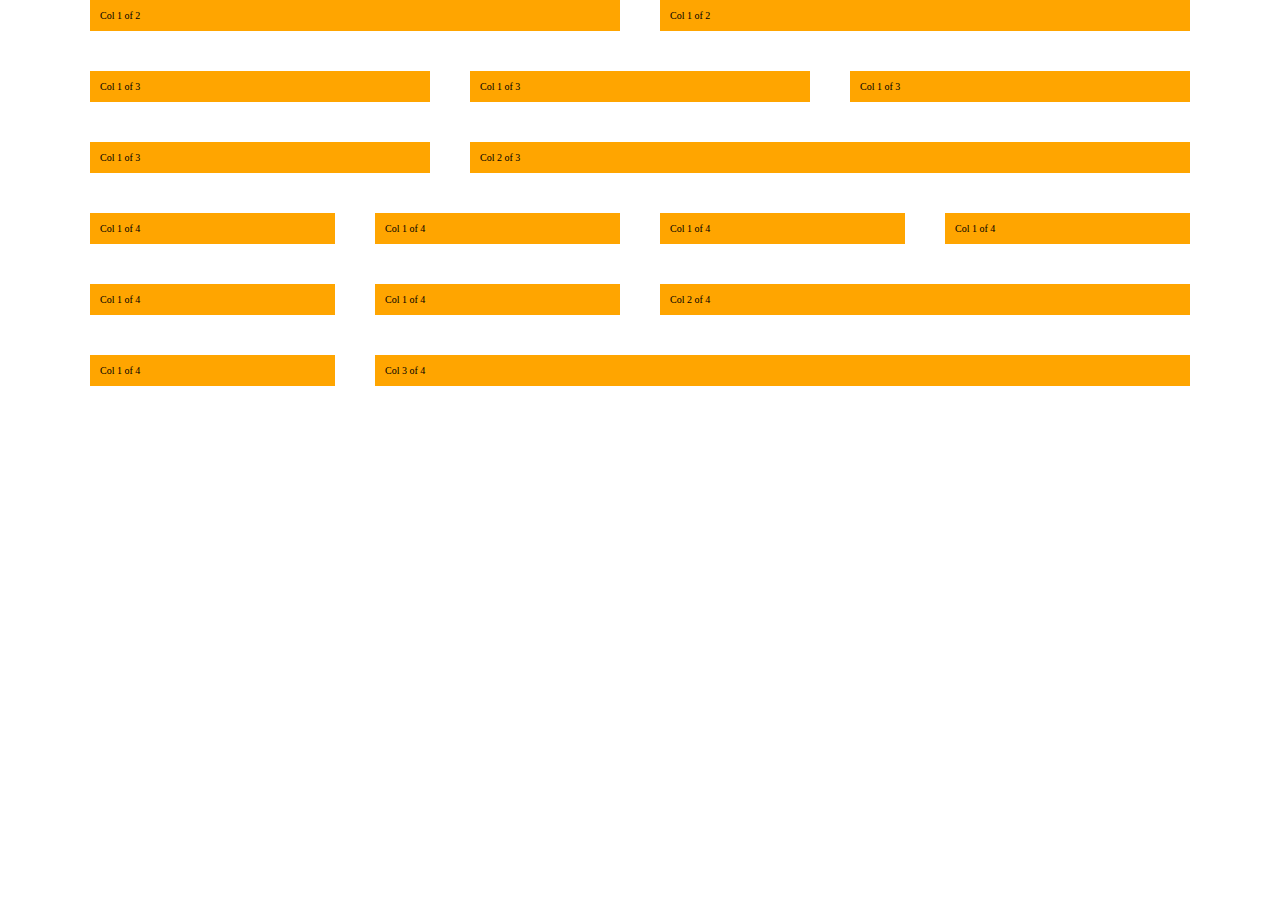
<file: CSS Grid Framework/index.html>
<!DOCTYPE html>
<html lang="en">
<head>
    <meta charset="UTF-8">
    <meta http-equiv="X-UA-Compatible" content="IE=edge">
    <meta name="viewport" content="width=device-width, initial-scale=1.0">
    <link rel="stylesheet" href="css/style.css">
    <title>Document</title>
</head>
<body>
    <section class="grid-test">
        <div class="row">
            <div class="col-1-of-2">
                Col 1 of 2
            </div>
            <div class="col-1-of-2">
                Col 1 of 2
            </div>
        </div>
        <div class="row">
            <div class="col-1-of-3">
                Col 1 of 3
            </div>
            <div class="col-1-of-3">
                Col 1 of 3
            </div>
            <div class="col-1-of-3">
                Col 1 of 3
            </div>
        </div>
        <div class="row">
            <div class="col-1-of-3">
                Col 1 of 3
            </div>
            <div class="col-2-of-3">
                Col 2 of 3
            </div>
        </div>
        <div class="row">
            <div class="col-1-of-4">
                Col 1 of 4
            </div>
            <div class="col-1-of-4">
                Col 1 of 4
            </div>
            <div class="col-1-of-4">
                Col 1 of 4
            </div>
            <div class="col-1-of-4">
                Col 1 of 4
            </div>
        </div>
        <div class="row">
            <div class="col-1-of-4">
                Col 1 of 4
            </div>
            <div class="col-1-of-4">
                Col 1 of 4
            </div>
            <div class="col-2-of-4">
                Col 2 of 4
            </div>
        </div>
        <div class="row">
            <div class="col-1-of-4">
                Col 1 of 4
            </div>
            <div class="col-3-of-4">
                Col 3 of 4
            </div>
        </div>
     </section>
</body>
</html>
</file>
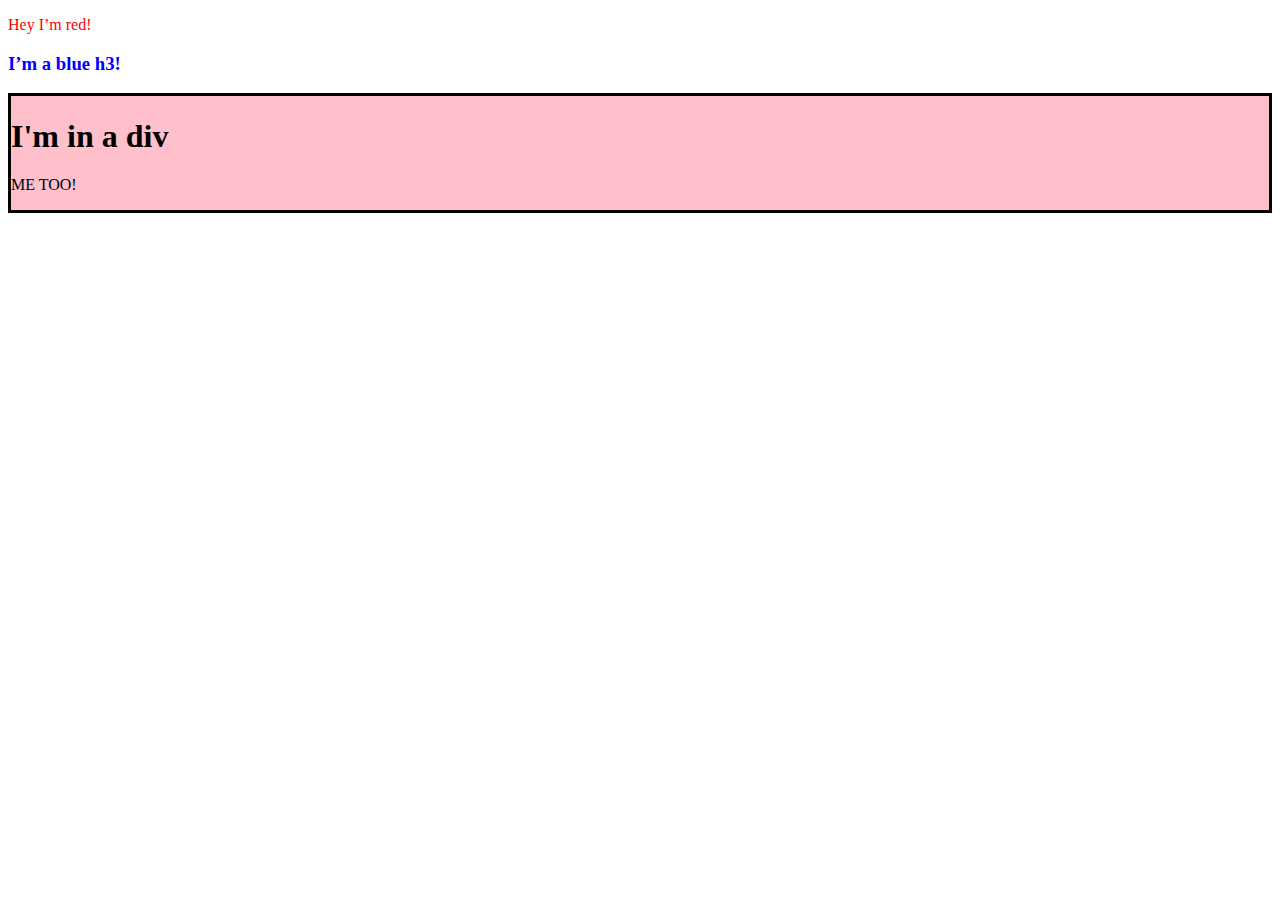
<file: DOM Manipulation/index.html>
<!DOCTYPE html>
<html lang="en">

<head>
    <meta charset="UTF-8">
    <meta http-equiv="X-UA-Compatible" content="IE=edge">
    <meta name="viewport" content="width=device-width, initial-scale=1.0">
    <title>Document</title>
</head>

<body>
    <script>
        const p = document.createElement("p");
        p.style.cssText = "color:red";
        p.textContent = "Hey I’m red!";
        document.querySelector("body").appendChild(p);

        const h3 = document.createElement("h3");
        h3.style.cssText = "color:blue";
        h3.textContent = "I’m a blue h3!";
        document.querySelector("body").appendChild(h3);

        const div = document.createElement("div");
        div.setAttribute("style", "border:solid black; background:pink");

        const h1 = document.createElement("h1");
        h1.textContent = "I'm in a div";
        const p2 = document.createElement("p");
        p2.textContent = "ME TOO!";
        div.appendChild(h1);
        div.appendChild(p2);
        document.querySelector("body").appendChild(div);
    </script>
</body>

</html>
</file>
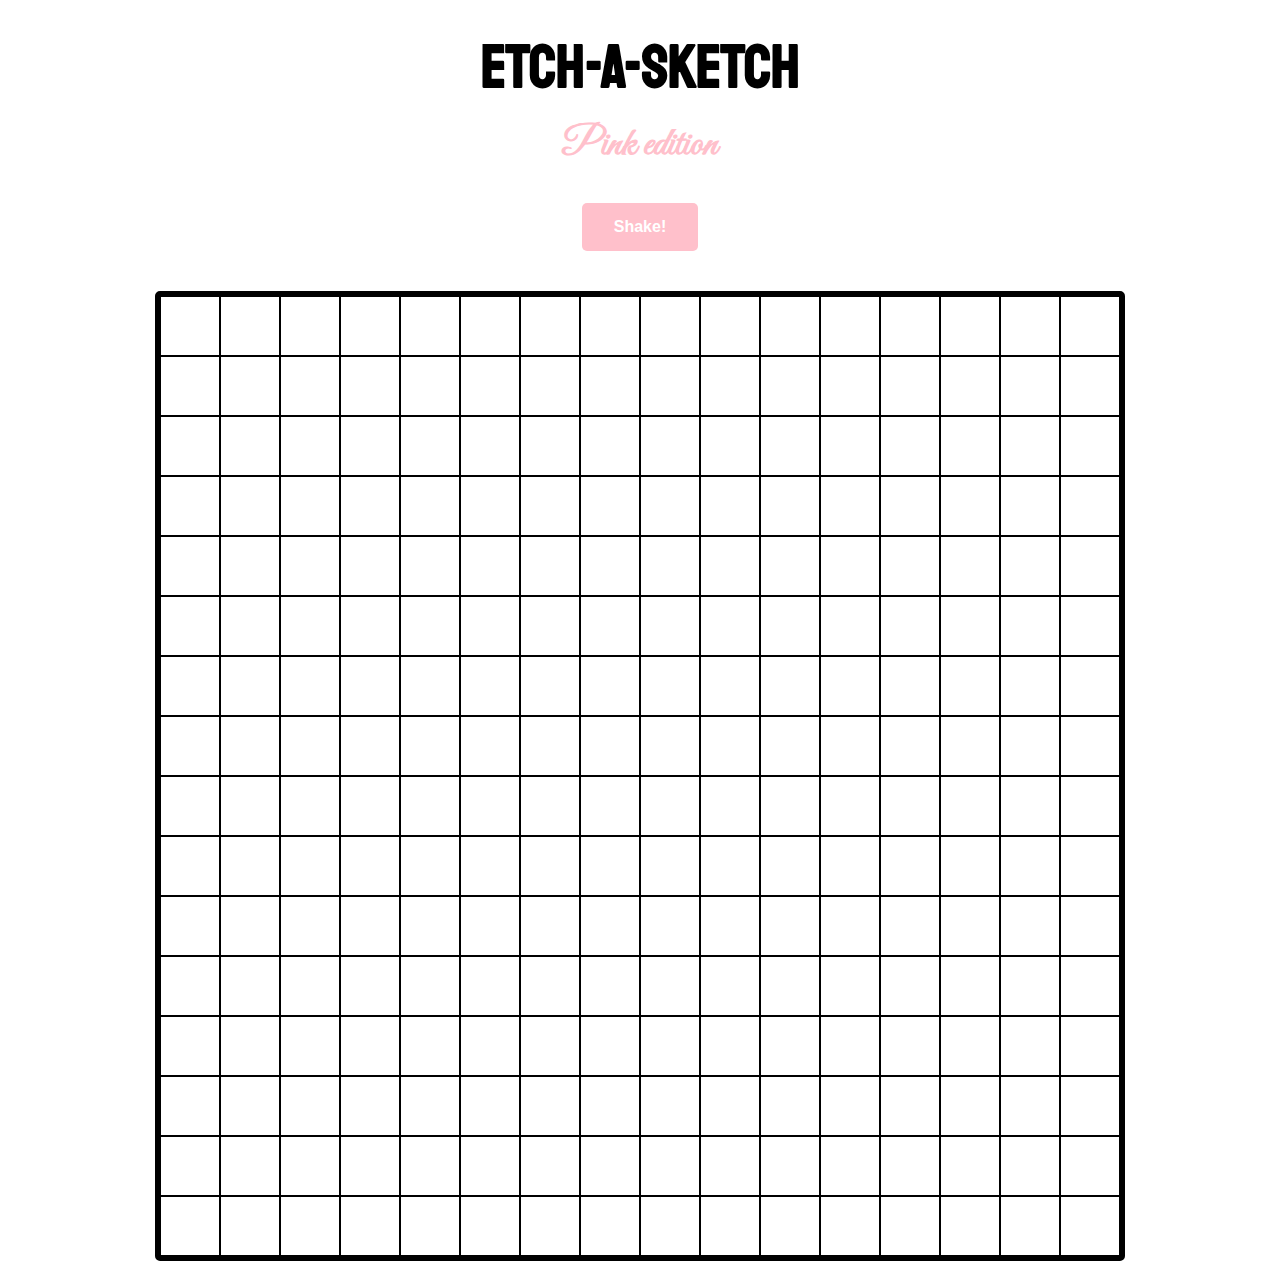
<file: Etch-a-Sketch/index.html>
<!DOCTYPE html>
<html lang="en">

<head>
    <meta charset="UTF-8">
    <meta http-equiv="X-UA-Compatible" content="IE=edge">
    <meta name="viewport" content="width=device-width, initial-scale=1.0">
    <title>Etch a Sketch</title>
    <link rel="stylesheet" href="style.css">
</head>

<body>
    <h1> ETCH-A-SKETCH</h1>
    <h2> Pink edition </h2>
    <button><b>Shake!</b></button>
    <div class="container"></div>

    <script>
        let grid = document.querySelector(".container");

        function createGrid() {
            for (let i = 0; i < 256; i++) {
                let div = document.createElement("div");
                div.classList.add("square");
                grid.appendChild(div);
            }
        }

        function makeNewGrid() {
            let userInput = Number(prompt("Type a value for grid size!"));
            grid.innerHTML = "";
            grid.style.setProperty(
                "grid-template-columns",
                `repeat(${userInput}, 2fr)`
            );
            grid.style.setProperty(
                "grid-template-rows",
                `repeat(${userInput}, 2fr)`
            );
            for (let i = 0; i < userInput * userInput; i++) {
                const div = document.createElement("div");
                div.classList.add("square");
                grid.appendChild(div);
            }
            console.log(userInput);
        };

        document.querySelector("div").addEventListener("mouseover", function (event) {
            event.target.classList.replace("square", "color");
        });

        let button = document.querySelector("button")

        button.addEventListener("click", makeNewGrid)

        createGrid();
    </script>
</body>

</html>
</file>
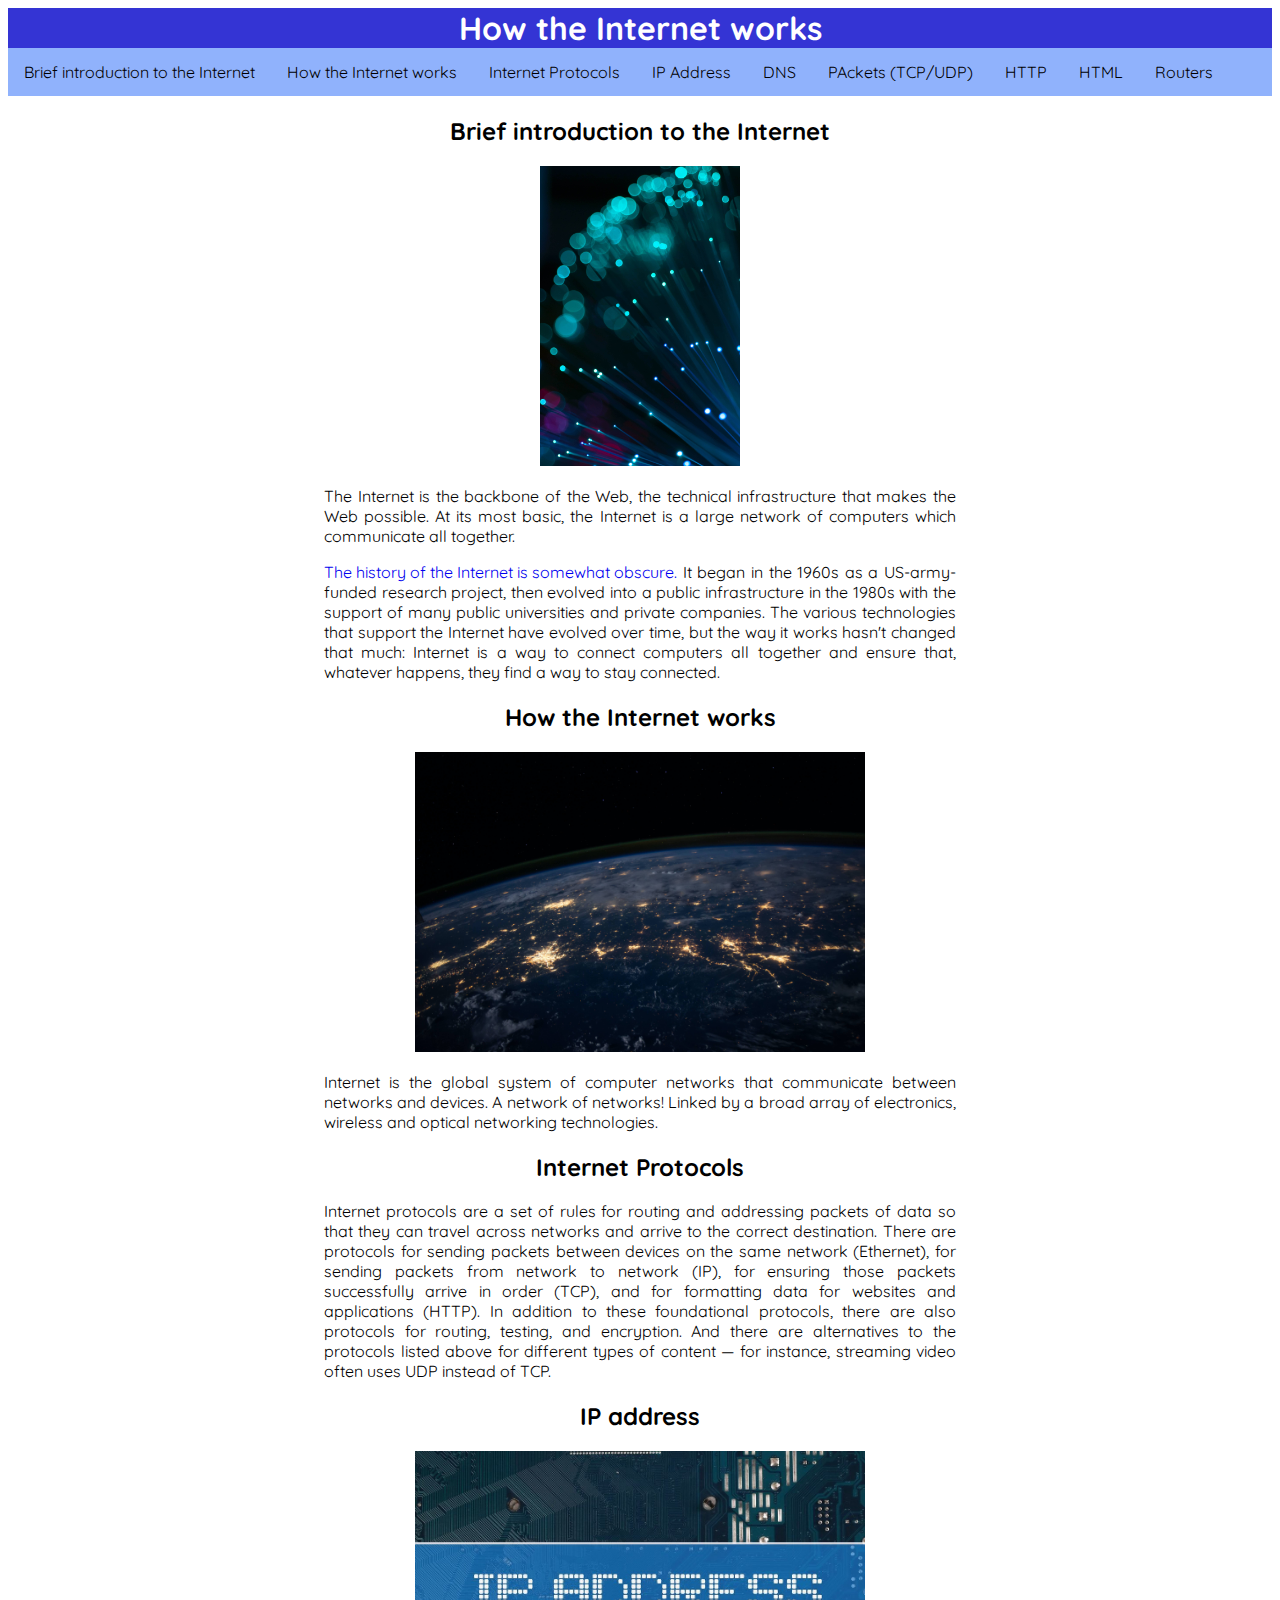
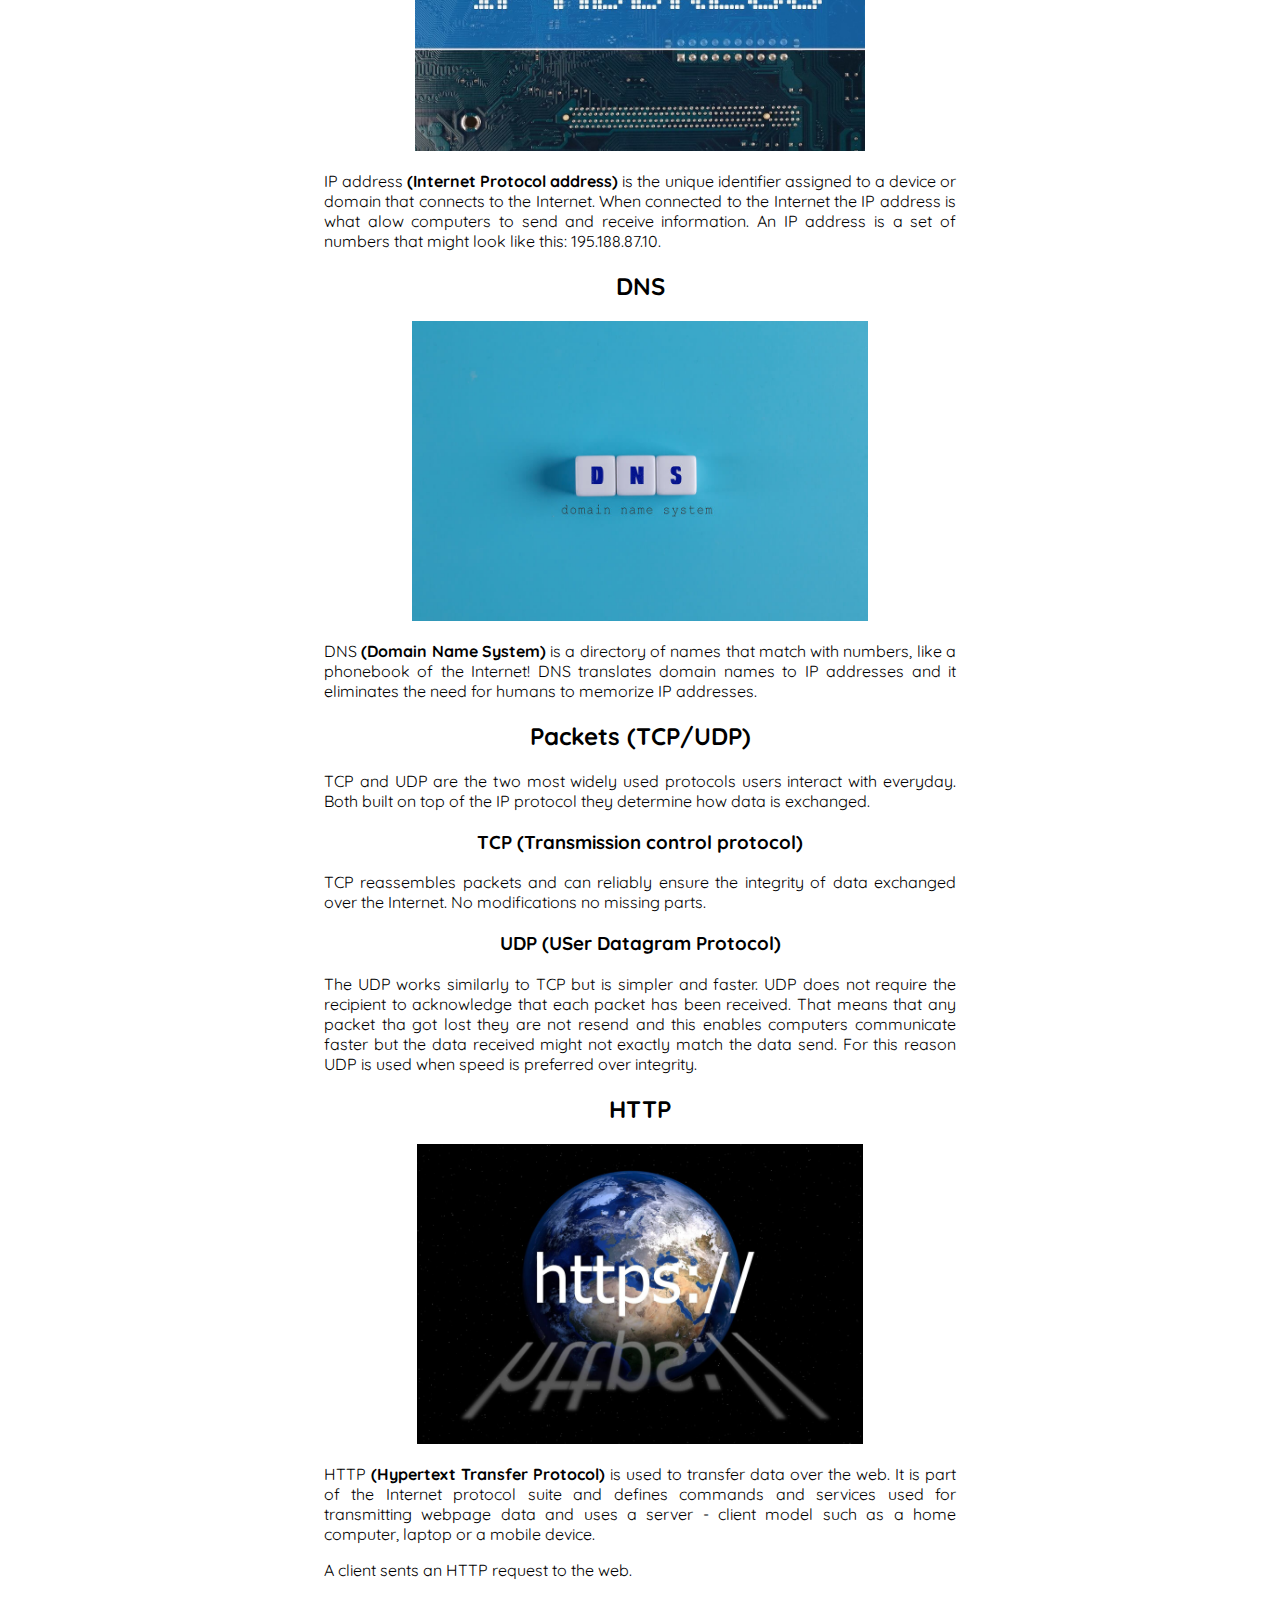
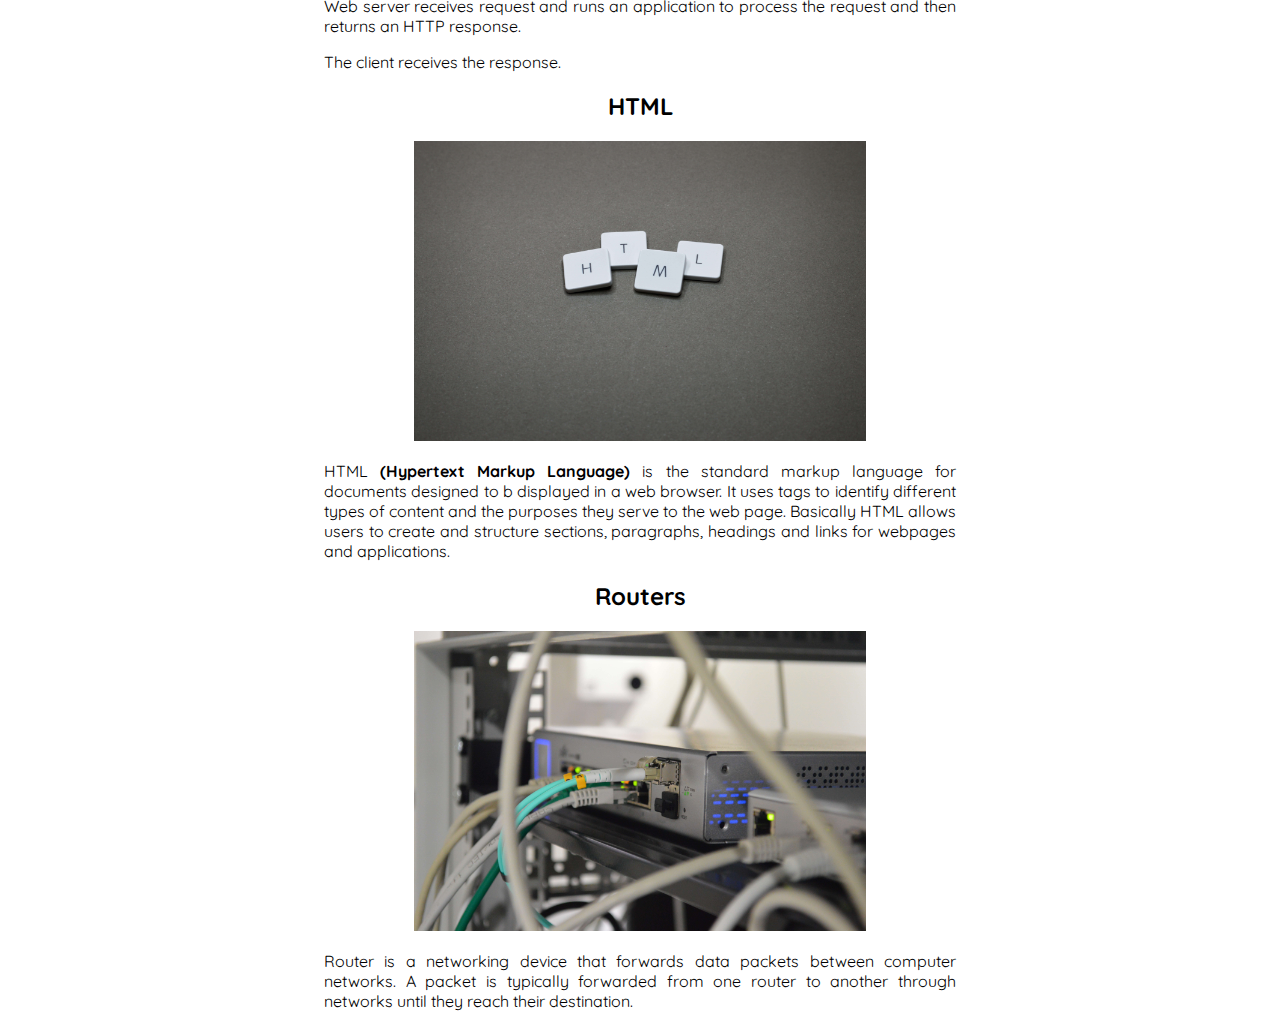
<file: The Front End/How does the Web work/index.html>
<!DOCTYPE html>
<html lang="en">

<head>
    <meta charset="UTF-8">
    <meta http-equiv="X-UA-Compatible" content="IE=edge">
    <meta name="viewport" content="width=device-width, initial-scale=1.0">
    <meta name="Description" content="How the Internet works.">
    <title>How the Internet works</title>
    <link rel="stylesheet" href="style.css">
    <link rel="preconnect" href="https://fonts.gstatic.com">
    <link href="https://fonts.googleapis.com/css2?family=Quicksand&display=swap" rel="stylesheet">
</head>

<body>
    <h1>How the Internet works</h1>

    <ul>
        <li><a href="#brief-introduction">Brief introduction to the Internet</a></li>
        <li><a href="#how-the-internet-works">How the Internet works</a></li>
        <li><a href="#internet-protocols">Internet Protocols</a></li>
        <li><a href="#IP">IP Address</a></li>
        <li><a href="#DNS">DNS</a></li>
        <li><a href="#packets">PAckets (TCP/UDP)</a></li>
        <li><a href="#HTTP">HTTP</a></li>
        <li><a href="#HTML">HTML</a></li>
        <li><a href="#routers">Routers</a></li>
      </ul>

    <!-- Brief Introduction to the Internet -->
    <section id="brief-introduction">
        <h2>Brief introduction to the Internet</h2>
        <img src="assets/umberto-FewHpO4VC9Y-unsplash.jpg" alt="Internet image">
        <p>
            The Internet is the backbone of the Web, the technical infrastructure that makes the Web possible. At its
            most basic, the Internet is a large network of computers which communicate all together.
        </p>
        <p>
            <a href="https://en.wikipedia.org/wiki/Internet#History">The history of the Internet is somewhat obscure.</a> It began in the 1960s as a US-army-funded research project,
            then evolved into a public infrastructure in the 1980s with the support of many public universities and
            private companies. The various technologies that support the Internet have evolved over time, but the way it
            works hasn't changed that much: Internet is a way to connect computers all together and ensure that,
            whatever happens, they find a way to stay connected.
        </p>
    </section>

    <!-- How the Internet works -->
    <section id="how-the-internet-works">
        <h2>How the Internet works</h2>
        <img src="/The Front End/How does the Web work/assets/nasa-Q1p7bh3SHj8-unsplash.jpg" alt="the earth from above">
        <p>
            Internet is the global system of computer networks that communicate between networks and devices. A network of networks! Linked by a broad array of electronics, wireless and optical networking technologies.
        </p>     
    </section>

    <!-- Internet Protocols -->
    <section id="internet-protocols">
        <h2>Internet Protocols</h2>
        <p>
            Internet protocols are a set of rules for routing and addressing packets of data so that they can travel across networks and arrive to the correct destination. There are protocols for sending packets between devices on the same network (Ethernet), for sending packets from network to network (IP), for ensuring those packets successfully arrive in order (TCP), and for formatting data for websites and applications (HTTP). In addition to these foundational protocols, there are also protocols for routing, testing, and encryption. And there are alternatives to the protocols listed above for different types of content — for instance, streaming video often uses UDP instead of TCP.
        </p>
    </section>

    <!-- IP address -->
    <section id="IP">
        <h2>IP address</h2>
        <img src="/The Front End/How does the Web work/assets/ipadrress.jpg" alt="IP address">
        <p>
            IP address <b>(Internet Protocol address)</b> is the unique identifier assigned to a device or domain that connects to the Internet. When connected to the Internet the IP address is what alow computers to send and receive information. An IP address is a set of numbers that might look like this: 195.188.87.10.
        </p>
    </section>

    <!-- DNS -->
    <section id="DNS">
        <h2>DNS</h2>
        <img src="/The Front End/How does the Web work/assets/dns.jpg" alt="dns image">
        <p>
            DNS <b>(Domain Name System)</b> is a directory of names that match with numbers, like a phonebook of the Internet! DNS translates domain names to IP addresses and it eliminates the need for humans to memorize IP addresses.
        </p>
    </section>

    <!-- Packets -->
    <section id="packets">
        <h2>Packets (TCP/UDP)</h2>
        <p>
            TCP and UDP are the two most widely used protocols users interact with everyday. Both built on top of the IP protocol they determine how data is exchanged.
        </p>
        <h3>TCP (Transmission control protocol)</h3>
        <p>
            TCP reassembles packets and can reliably ensure the integrity of data exchanged over the Internet. No modifications no missing parts.
        </p>
        <h3>UDP (USer Datagram Protocol)</h3>
        <p>
            The UDP works similarly to TCP but is simpler and faster. UDP does not require the recipient to acknowledge that each packet has been received. That means that any packet tha got lost they are not resend and this enables computers communicate faster but the data received might not exactly match the data send. For this reason UDP is used when speed is preferred over integrity.
        </p>
    </section>

    <!-- HTTP -->
    <section id="HTTP">
        <h2>HTTP</h2>
        <img src="/The Front End/How does the Web work/assets/http.jpg" alt="http image">
        <p>
            HTTP <b>(Hypertext Transfer Protocol)</b> is used to transfer data over the web. It is part of the Internet protocol suite and defines commands and services used for transmitting webpage data and uses a server - client model such as a home computer, laptop or a mobile device.
        </p>
        <p>A client sents an HTTP request to the web.</p>
        <p>Web server receives request and runs an application to process the request and then returns an HTTP response.</p>
        <p>The client receives the response.</p>
    </section>

    <!-- HTML -->
    <section id="HTML">
        <h2>HTML</h2>
        <img src="/The Front End/How does the Web work/assets/html.jpg" alt="html">
        <p>
            HTML <b>(Hypertext Markup Language)</b> is the standard markup language for documents designed to b displayed in a web browser. It uses tags to identify different types of content and the purposes they serve to the web page. Basically HTML allows users to create and structure sections, paragraphs, headings and links for webpages and applications.
        </p>
    </section>

    <!-- Routers-->
    <section id="routers">
        <h2>Routers</h2>
        <img src="/The Front End/How does the Web work/assets/router.jpg" alt="IP address">
        <p>
            Router is a networking device that forwards data packets between computer networks. A packet is typically forwarded from one router to another through networks until they reach their destination. 
        </p>
    </section>

</body>
</file>
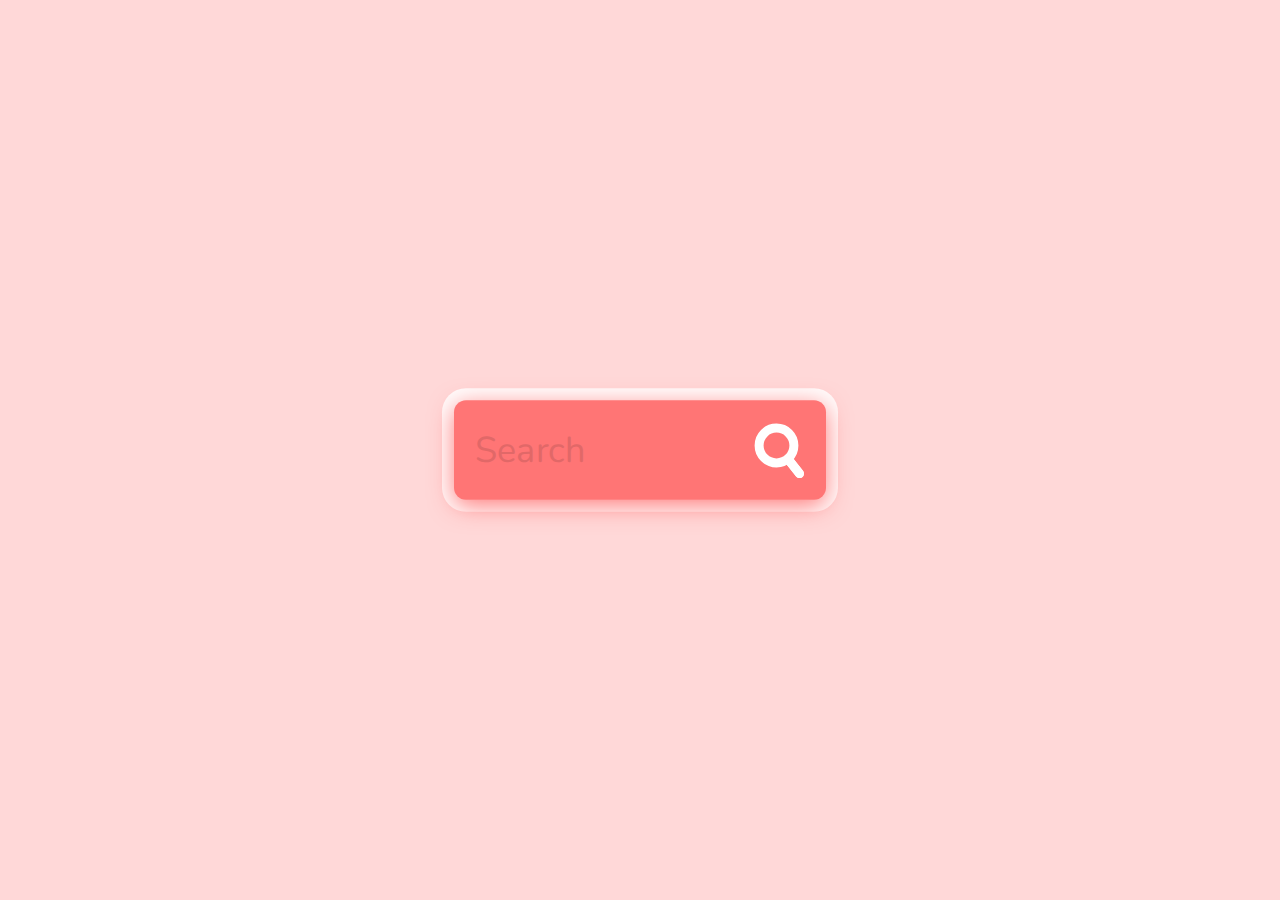
<file: The Front End/HTML & CSS Basics/search/index.html>
<!DOCTYPE html>
<html lang="en">
<head>
    <meta charset="UTF-8">
    <meta http-equiv="X-UA-Compatible" content="IE=edge">
    <meta name="viewport" content="width=device-width, initial-scale=1.0">
    <title>Search Engine</title>
    <link rel="stylesheet" href="style.css">
    <link rel="preconnect" href="https://fonts.gstatic.com">
    <link href="https://fonts.googleapis.com/css2?family=Nunito:ital,wght@0,200;0,300;0,400;1,200;1,300&display=swap" rel="stylesheet">
</head>
<body>
    <div id="cover">
        <form method="get" action="https://www.bing.com/search">
          <div class="tb">
            <div class="td"><input name= "q" type="text" placeholder="Search" required></div>
            <div class="td" id="s-cover">
              <button type="submit">
                <div id="s-circle"></div>
                <span></span>
              </button>
            </div>
          </div>
        </form>
      </div>
</body>
</html>
</file>
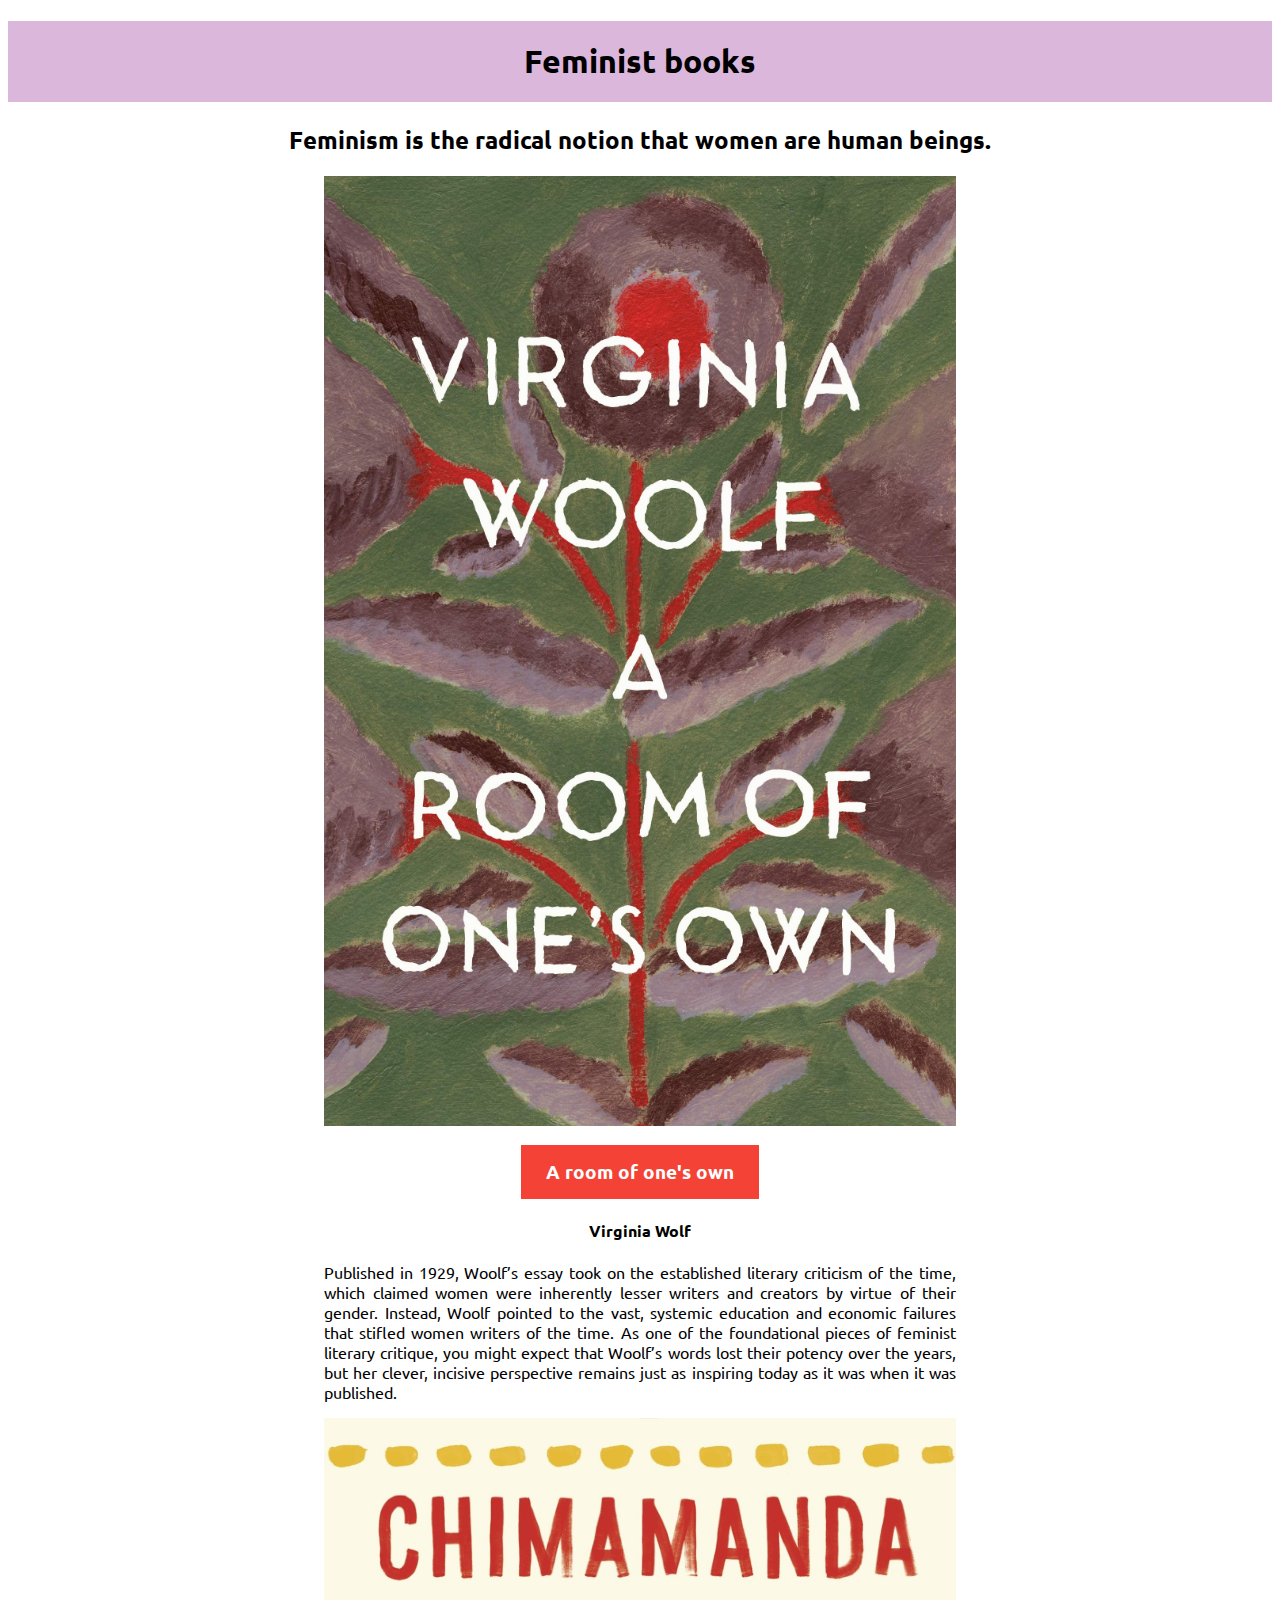
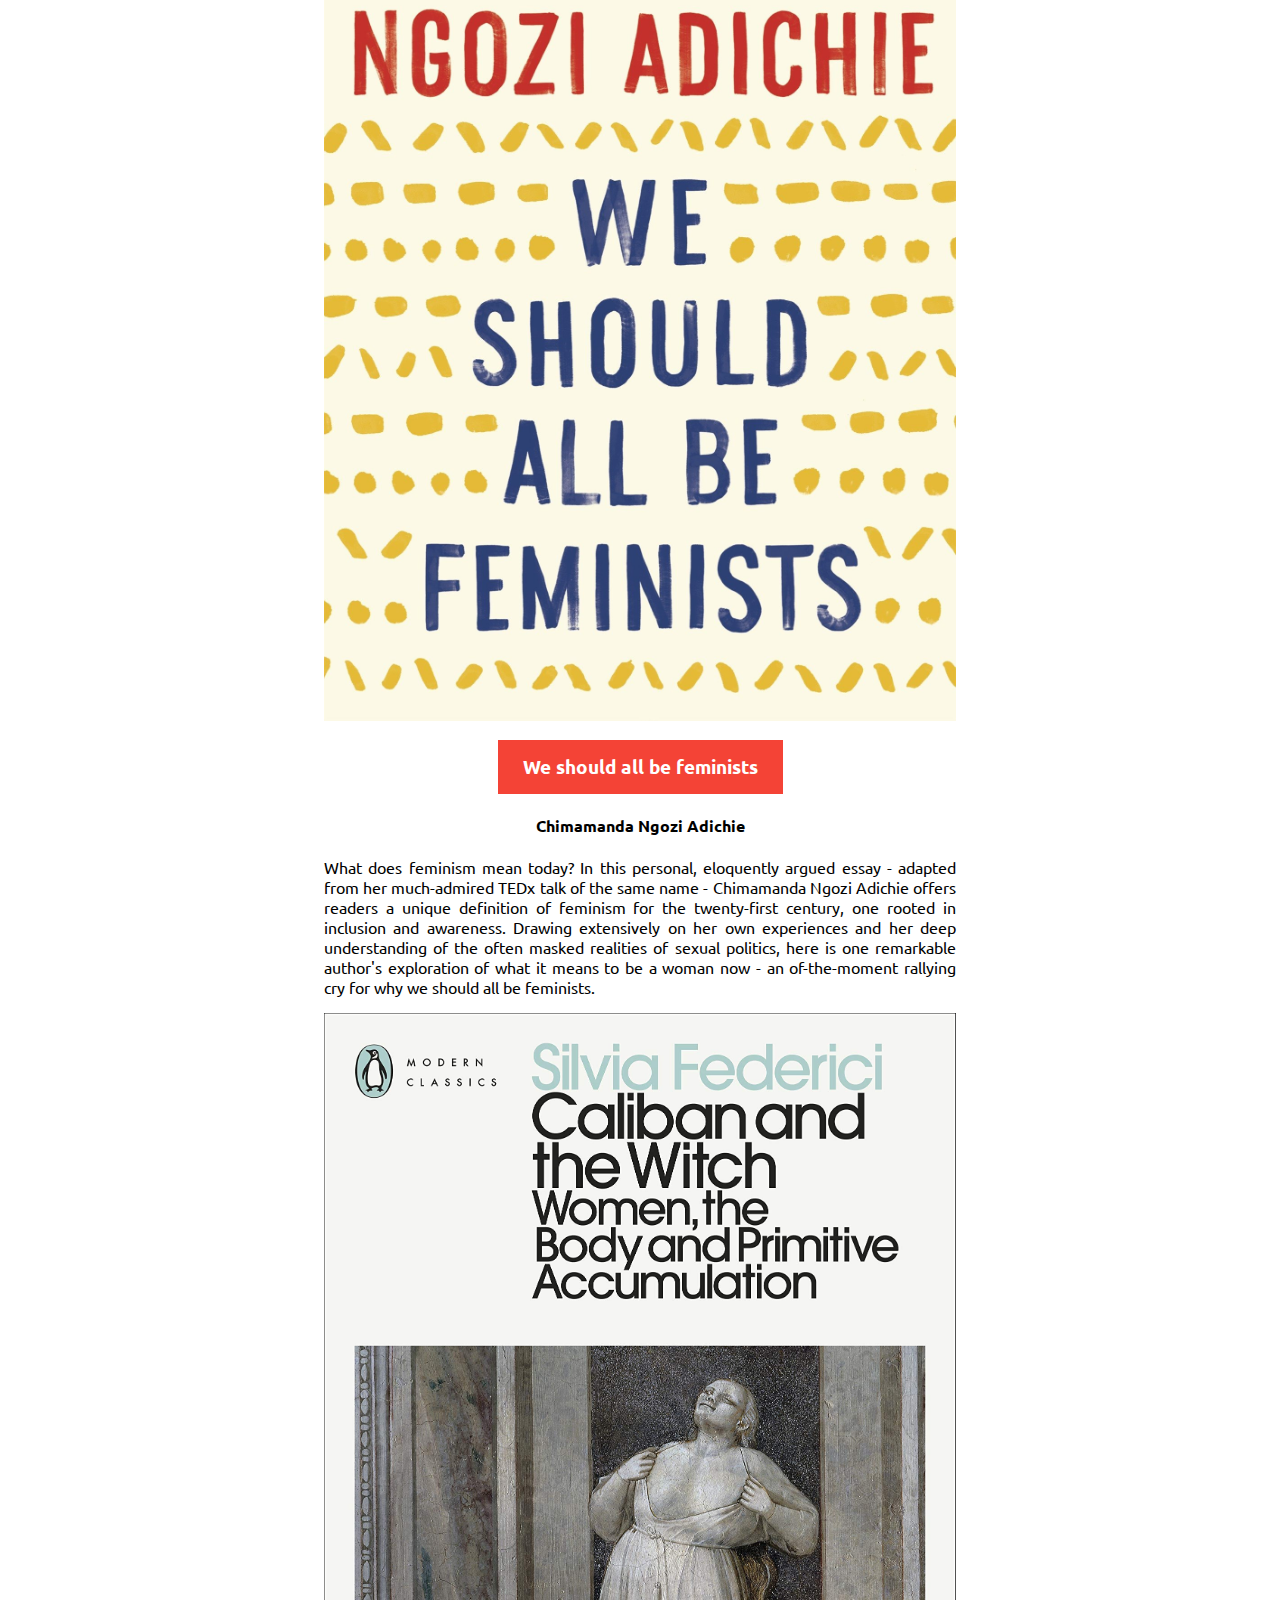
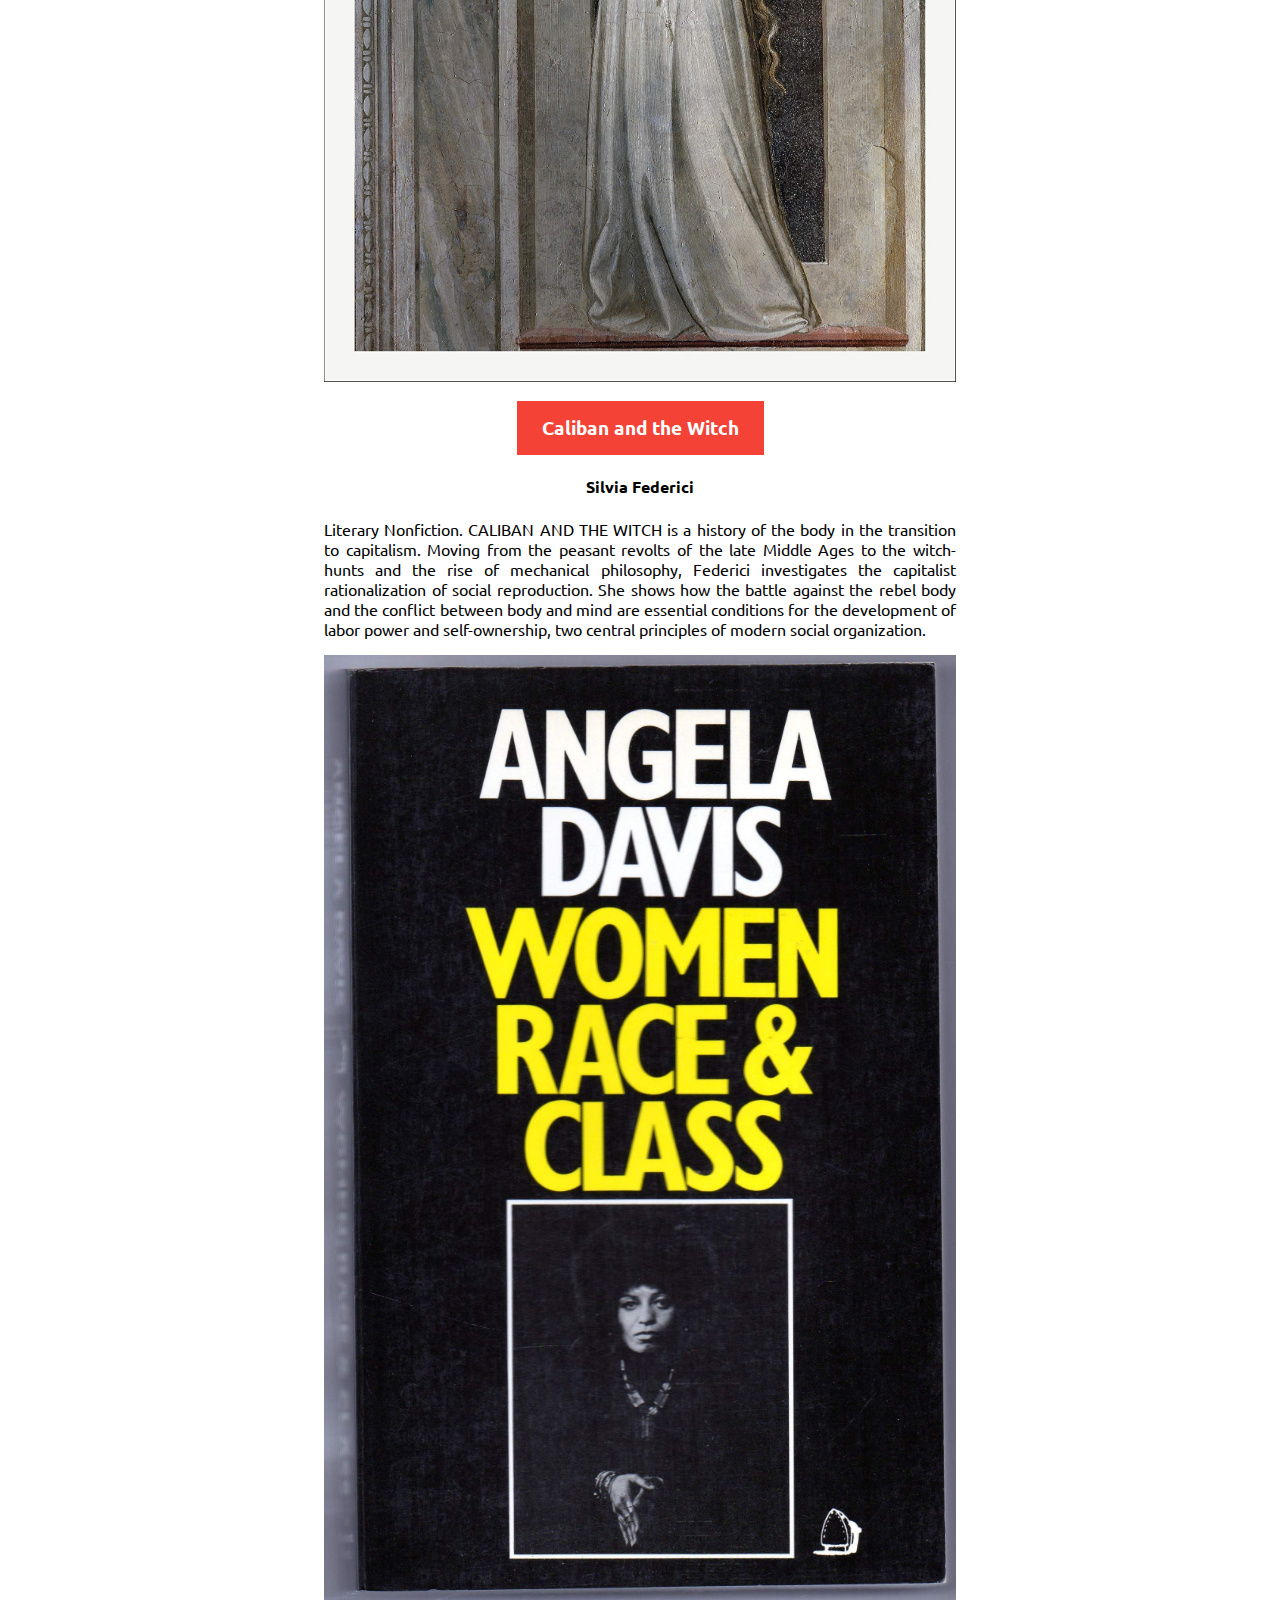
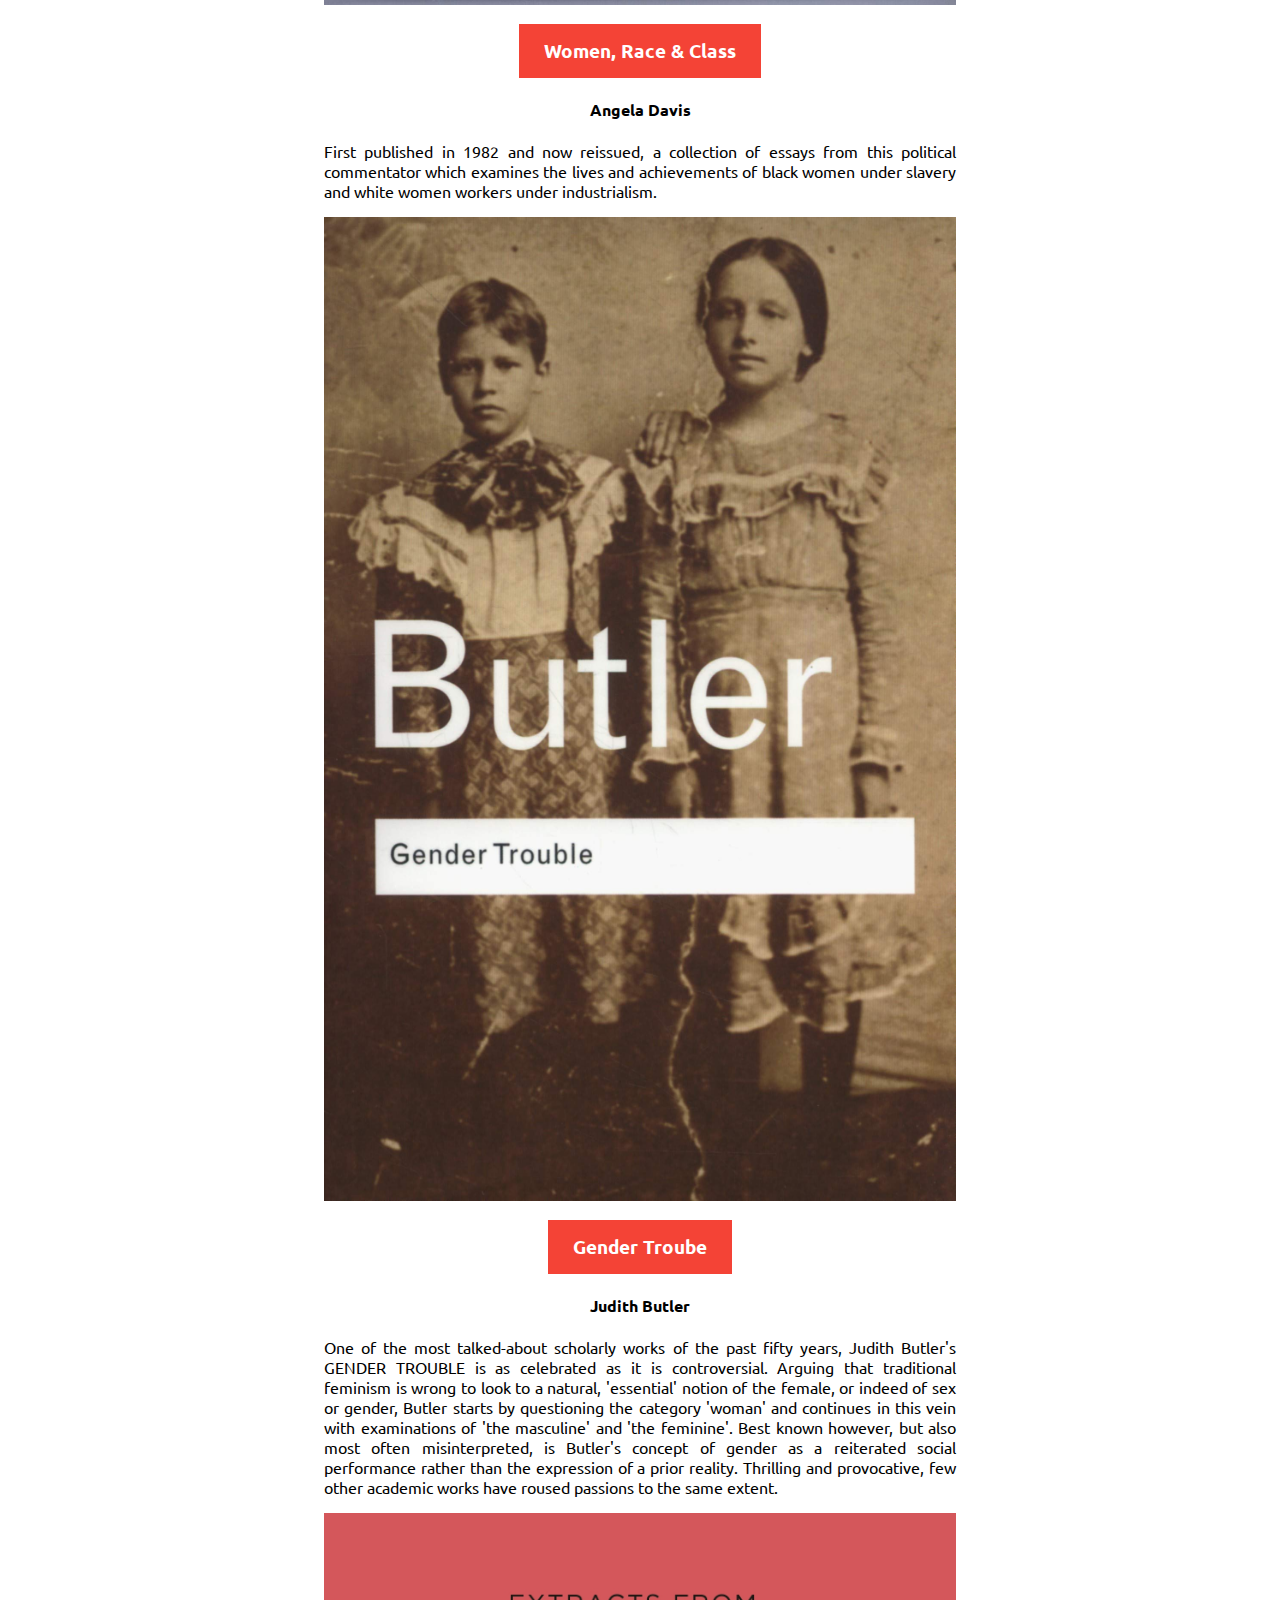
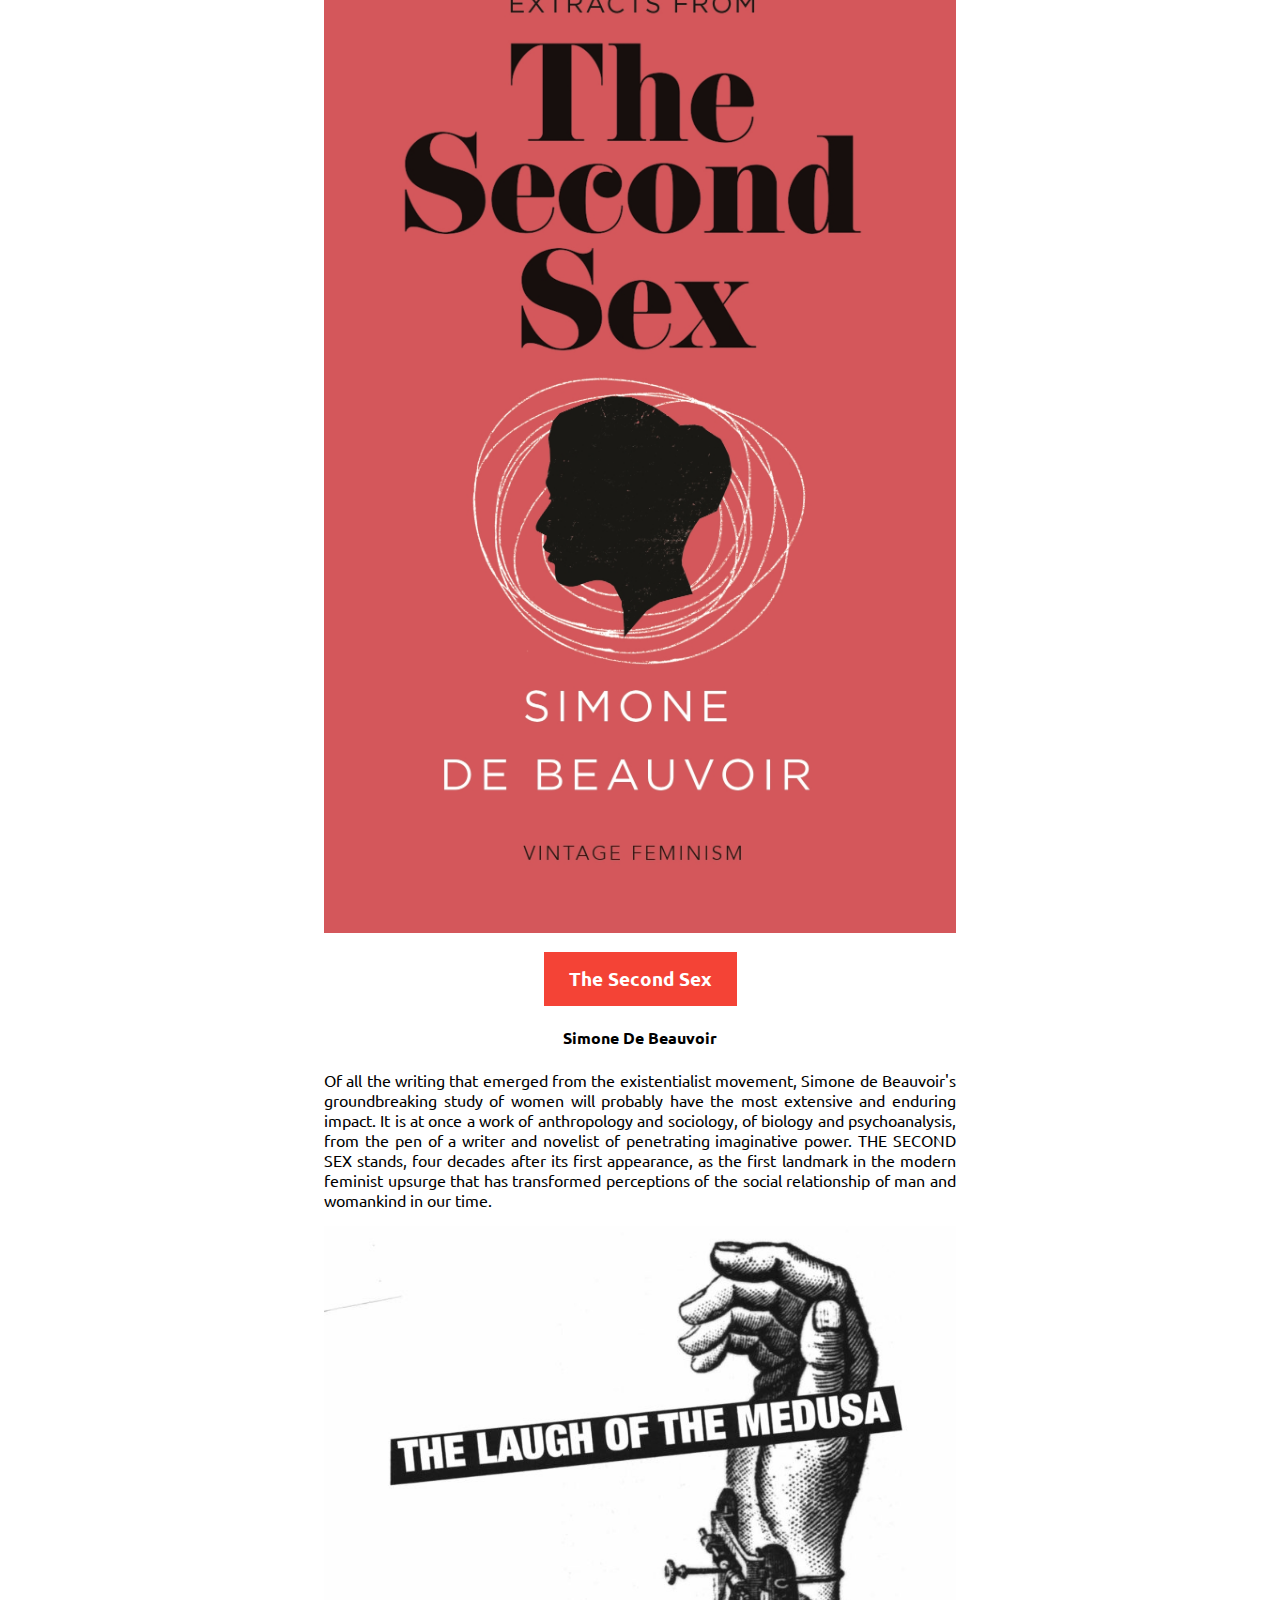
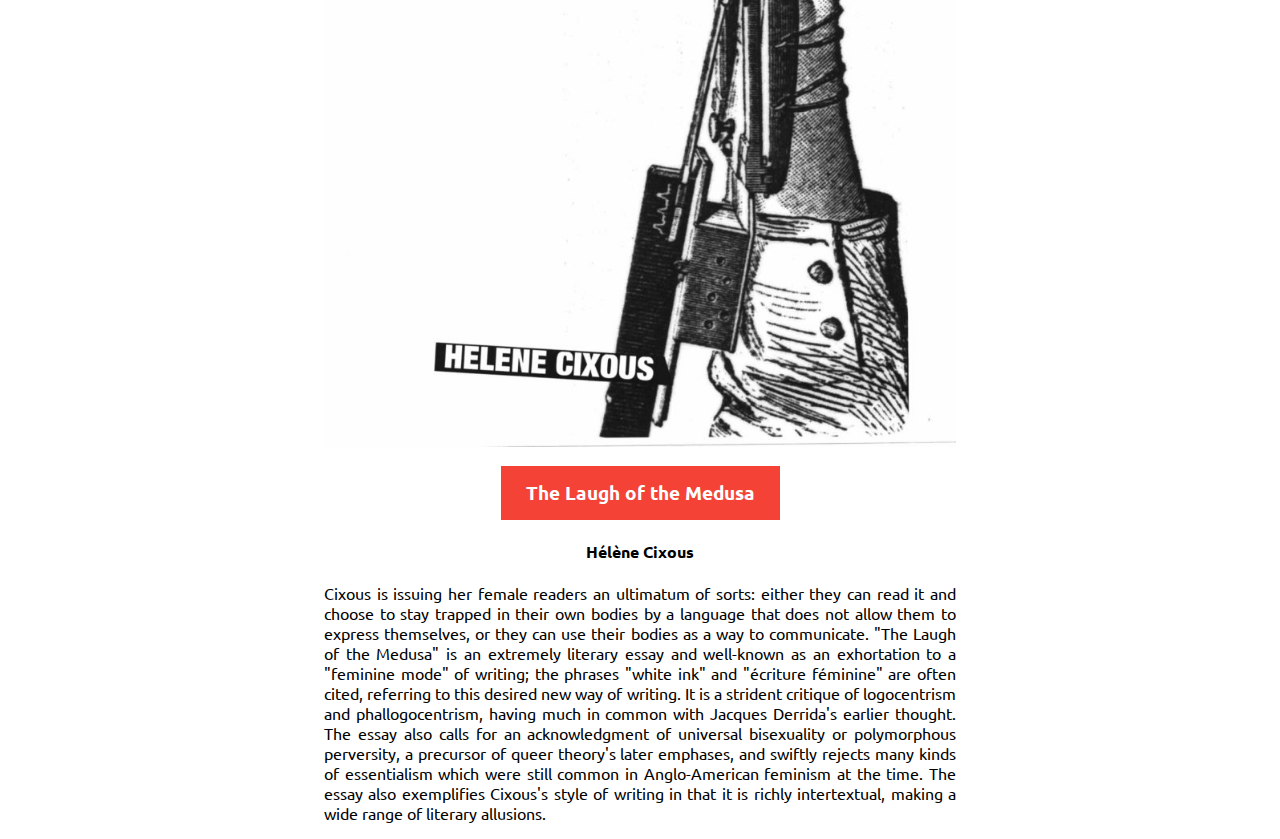
<file: The Front End/HTML & CSS Basics/site/index.html>
<!DOCTYPE html>
<html lang="en">
<head>
    <meta charset="UTF-8">
    <meta http-equiv="X-UA-Compatible" content="IE=edge">
    <meta name="viewport" content="width=device-width, initial-scale=1.0">
    <title>Feminist Books</title>
    <link rel="stylesheet" href="style.css">
    <link rel="preconnect" href="https://fonts.gstatic.com">
    <link href="https://fonts.googleapis.com/css2?family=Ubuntu:wght@300&display=swap" rel="stylesheet">
</head>
<body>
    <h1 class="header">Feminist books</h1>
    <h2>Feminism is the radical notion that women are human beings.</h2>

    <img src="images/pic02.jpg" alt="Book cover of A room of one's own" class="center">
    <h3> <a href="https://www.sparknotes.com/lit/roomofonesown/">A room of one's own</a> </h3>
    <h4>Virginia Wolf</h4>
    <p class="center">Published in 1929, Woolf’s essay took on the established literary criticism of the time, which claimed women were inherently lesser writers and creators by virtue of their gender. Instead, Woolf pointed to the vast, systemic education and economic failures that stifled women writers of the time. As one of the foundational pieces of feminist literary critique, you might expect that Woolf’s words lost their potency over the years, but her clever, incisive perspective remains just as inspiring today as it was when it was published.</p>
    
    <img src="images/pic03.jpg" alt="Book cover of We should all be feminists" class="center">
    <h3><a href="https://people.unica.it/aideesu/files/2019/11/Chimamanda_Ngozi_Adichie_We_Should_All_Be_Feminiz-lib.org_.epub_.pdf">We should all be feminists</a></h3>
    <h4>Chimamanda Ngozi Adichie</h4>
    <p class="center">What does feminism mean today?
        In this personal, eloquently argued essay - adapted from her much-admired TEDx talk of the same name - Chimamanda Ngozi Adichie offers readers a unique definition of feminism for the twenty-first century, one rooted in inclusion and awareness. Drawing extensively on her own experiences and her deep understanding of the often masked realities of sexual politics, here is one remarkable author's exploration of what it means to be a woman now - an of-the-moment rallying cry for why we should all be feminists.</p>
    
    <img src="images/pic04.jpg" alt="Book cover of Caliban and the witch" class="center">
    <h3><a href="https://anacgalvis.files.wordpress.com/2016/01/caliban-and-the-witch.pdf">Caliban and the Witch</a></h3>
    <h4>Silvia Federici</h4>
    <p class="center">Literary Nonfiction. CALIBAN AND THE WITCH is a history of the body in the transition to capitalism. Moving from the peasant revolts of the late Middle Ages to the witch-hunts and the rise of mechanical philosophy, Federici investigates the capitalist rationalization of social reproduction. She shows how the battle against the rebel body and the conflict between body and mind are essential conditions for the development of labor power and self-ownership, two central principles of modern social organization.</p>
    
    <img src="images/pic05.jpg" alt="Book cover of Women, Race & Class" class="center">
    <h3><a href="https://legalform.files.wordpress.com/2017/08/davis-women-race-class.pdf">Women, Race & Class</a></h3>
    <h4>Angela Davis</h4>
    <p class="center">First published in 1982 and now reissued, a collection of essays from this political commentator which examines the lives and achievements of black women under slavery and white women workers under industrialism.</p>
    
    <img src="images/pic06b.jpg" alt="Book cover of Gender Trouble" class="center">
    <h3><a href="http://lauragonzalez.com/TC/BUTLER_gender_trouble.pdf">Gender Troube</a></h3>
    <h4>Judith Butler</h4>
    <p class="center">One of the most talked-about scholarly works of the past fifty years, Judith Butler's GENDER TROUBLE is as celebrated as it is controversial.
        Arguing that traditional feminism is wrong to look to a natural, 'essential' notion of the female, or indeed of sex or gender, Butler starts by questioning the category 'woman' and continues in this vein with examinations of 'the masculine' and 'the feminine'. Best known however, but also most often misinterpreted, is Butler's concept of gender as a reiterated social performance rather than the expression of a prior reality.
        Thrilling and provocative, few other academic works have roused passions to the same extent.</p>

    <img src="images/pic07.jpg" alt="Book Cover Of Second Sex" class="center">
    <h3><a href="https://uberty.org/wp-content/uploads/2015/09/1949_simone-de-beauvoir-the-second-sex.pdf">The Second Sex</a></h3>
    <h4>Simone De Beauvoir</h4>
    <p class="center">Of all the writing that emerged from the existentialist movement, Simone de Beauvoir's groundbreaking study of women will probably have the most extensive and enduring impact. It is at once a work of anthropology and sociology, of biology and psychoanalysis, from the pen of a writer and novelist of penetrating imaginative power. THE SECOND SEX stands, four decades after its first appearance, as the first landmark in the modern feminist upsurge that has transformed perceptions of the social relationship of man and womankind in our time.</p>

    <img src="images/pic08.jpeg" alt="The laugh of the Medusa book cover" class="center">
    <h3><a href="https://www.mun.ca/philosophy/Cixous_The_Laugh_of_the_Medusa.pdf">The Laugh of the Medusa</a></h3>
    <h4>Hélène Cixous</h4>
    <p class="center">Cixous is issuing her female readers an ultimatum of sorts: either they can read it and choose to stay trapped in their own bodies by a language that does not allow them to express themselves, or they can use their bodies as a way to communicate.

        "The Laugh of the Medusa" is an extremely literary essay and well-known as an exhortation to a "feminine mode" of writing; the phrases "white ink" and "écriture féminine" are often cited, referring to this desired new way of writing. It is a strident critique of logocentrism and phallogocentrism, having much in common with Jacques Derrida's earlier thought. The essay also calls for an acknowledgment of universal bisexuality or polymorphous perversity, a precursor of queer theory's later emphases, and swiftly rejects many kinds of essentialism which were still common in Anglo-American feminism at the time. The essay also exemplifies Cixous's style of writing in that it is richly intertextual, making a wide range of literary allusions.</p>

</body>
</html>
</file>
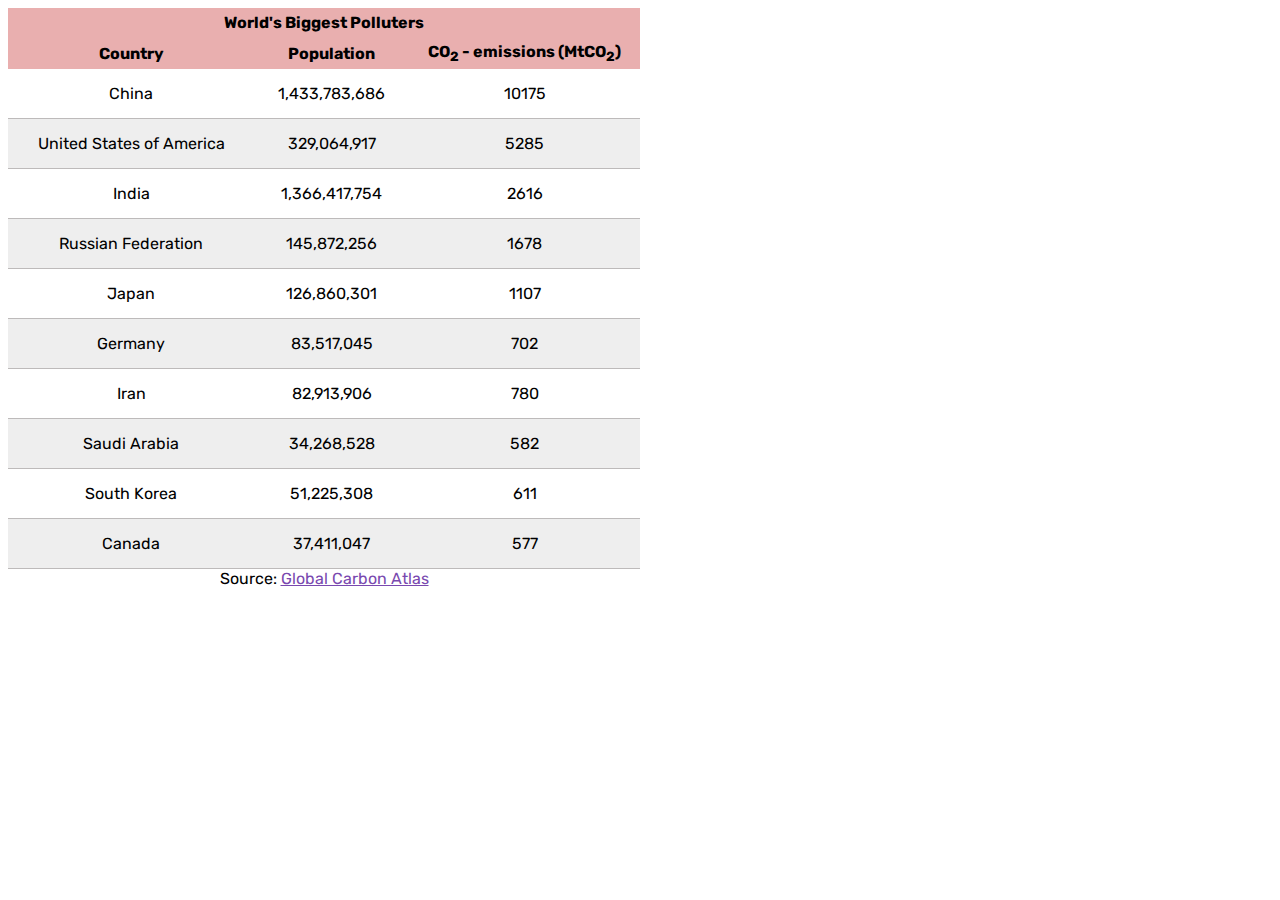
<file: The Front End/HTML & CSS Basics/table/index.html>
<!DOCTYPE html>
<html lang="en">
<head>
    <meta charset="UTF-8">
    <meta http-equiv="X-UA-Compatible" content="IE=edge">
    <meta name="viewport" content="width=device-width, initial-scale=1.0">
    <title>Document</title>
    <link rel="stylesheet" href="style.css">
    <link rel="preconnect" href="https://fonts.gstatic.com">
<link href="https://fonts.googleapis.com/css2?family=Rubik:wght@500&display=swap" rel="stylesheet">
</head>
<body>
    <table id="t01">
      <caption>Source: <a href="http://www.globalcarbonatlas.org/en/CO2-emissions">Global Carbon Atlas</a></caption>
        <tr>
          <th colspan="3" class="mainheader">World's Biggest Polluters</th>
        </tr>
        <tr>
            <th>Country</th>
            <th>Population</th>
            <th>CO<sub>2</sub> - emissions (MtCO<sub>2</sub>)</th>
        </tr>
        <!--1-->
        <tr>
          <td>China</td>
          <td>1,433,783,686</td>
          <td>10175</td>
        </tr>
        <!--2-->
        <tr>
            <td>United States of America</td>
            <td>329,064,917</td>
            <td>5285</td>
          </tr>
          <!--3-->
          <tr>
            <td>India</td>
            <td>1,366,417,754</td>
            <td>2616</td>
          </tr>
          <!--4-->
          <tr>
            <td>Russian Federation</td>
            <td>145,872,256</td>
            <td>1678</td>
          </tr>
          <!--5-->
          <tr>
            <td>Japan</td>
            <td>126,860,301</td>
            <td>1107</td>
          </tr>
          <!--6-->
          <tr>
            <td>Germany</td>
            <td>83,517,045</td>
            <td>702</td>
          </tr><!--7-->
          <tr>
            <td>Iran</td>
            <td>82,913,906</td>
            <td>780</td>
          </tr>
          <!--8-->
          <tr>
            <td>Saudi Arabia</td>
            <td>34,268,528</td>
            <td>582</td>
          </tr>
          <!--9-->
          <tr>
            <td>South Korea</td>
            <td>51,225,308</td>
            <td>611</td>
          </tr>
          <!--10-->
          <tr>
            <td>Canada</td>
            <td>37,411,047</td>
            <td>577</td>
          </tr>
      </table>
</body>
</html>
</file>
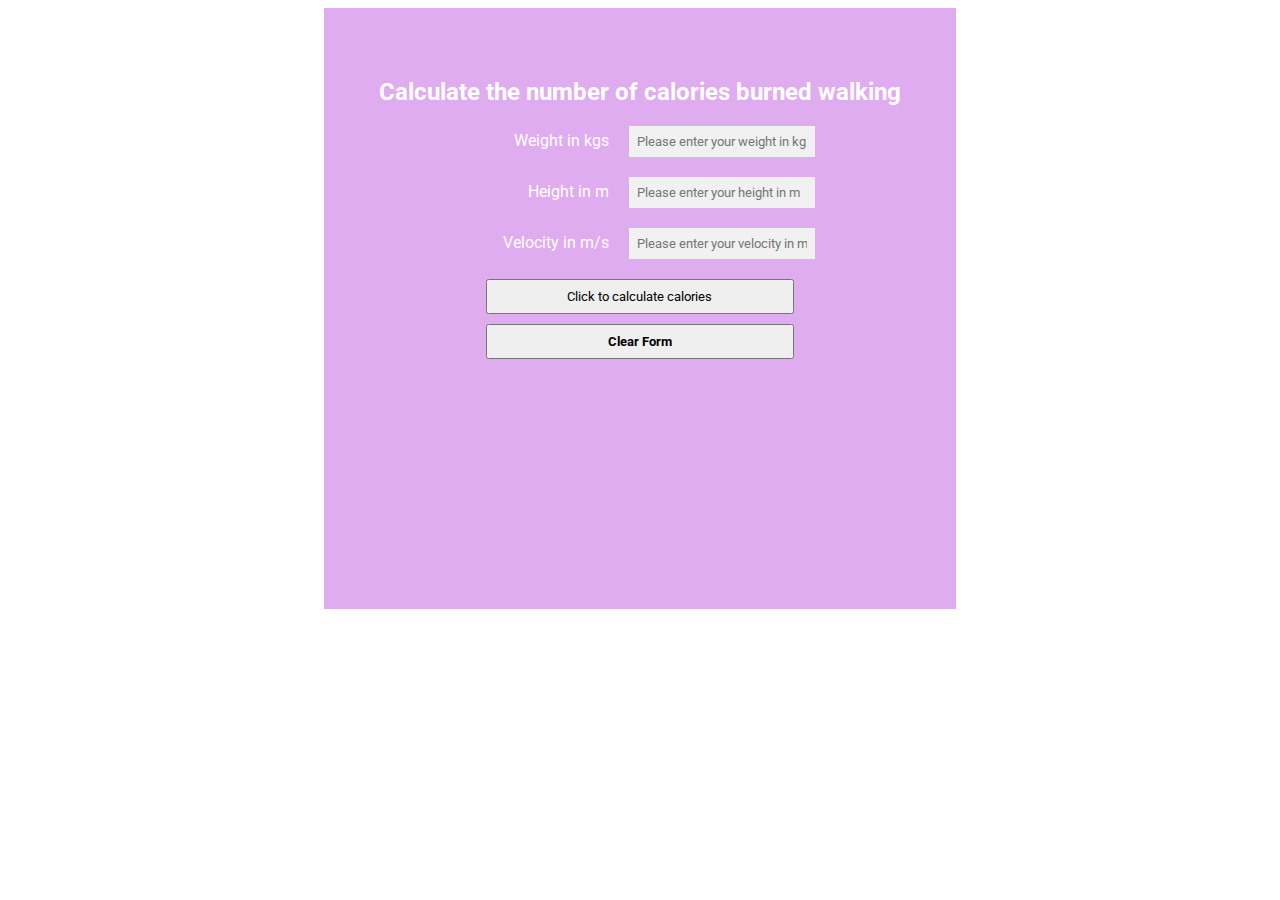
<file: Fundamentals 1/javascript-numbers-practice.html>
<!DOCTYPE html>
<html>

<head>
    <title>Calories burned</title>
    <meta charset="UTF-8" />
    <link rel="stylesheet" href="style.css">
    <link rel="preconnect" href="https://fonts.gstatic.com">
    <link href="https://fonts.googleapis.com/css2?family=Roboto:wght@300&display=swap" rel="stylesheet">
</head>

<body>
    <script>
        // Your JavaScript goes here!
        let a = 10;
        const max = 57;
        const actual = max - 13;
        percentage = actual / max;

        console.log("Hello, World!")
        console.log(23 + 97)
        console.log(1 + 2 + 3 + 4 + 5 + 6)
        console.log((4 + 6 + 9) / 77)

        console.log(a)

      



        function calculation() {
            let weight = document.getElementById("weight").value;
            let height = document.getElementById("height").value;
            let velocity = document.getElementById("velocity").value;

            console.log(weight)
            console.log(height)
            console.log(velocity)


            let calories = ((0.035 * weight) + ((velocity ** 2) / height)) * 0.029 * weight;


            document.getElementById("result").innerHTML = "You burn " + calories.toFixed(4) + " per minute";
            event.preventDefault();
        }

        document.addEventListener("DOMContentLoaded", () => {
            document.getElementById("btn").addEventListener("click", calculation)
        });
    </script>
    <form action="" class="container">
        <h2>Calculate the number of calories burned walking</h2>
        <div>
            <label for="weight">Weight in kgs</label>
            <input id="weight" placeholder="Please enter your weight in kg">
        </div>
        <div>
            <label for="height">Height in m</label>
            <input id="height" placeholder="Please enter your height in m">
        </div>
        <div>
            <label for="Velocity">Velocity in m/s</label>
            <input id="velocity" placeholder="Please enter your velocity in m/s">
        </div>
        <div>
            <button id="btn">Click to calculate calories</button>
            <button type="reset"><b>Clear Form</b></button>            
        </div>
    </form>
    <p id="result" class="container"></p>

</body>

</html>
</file>
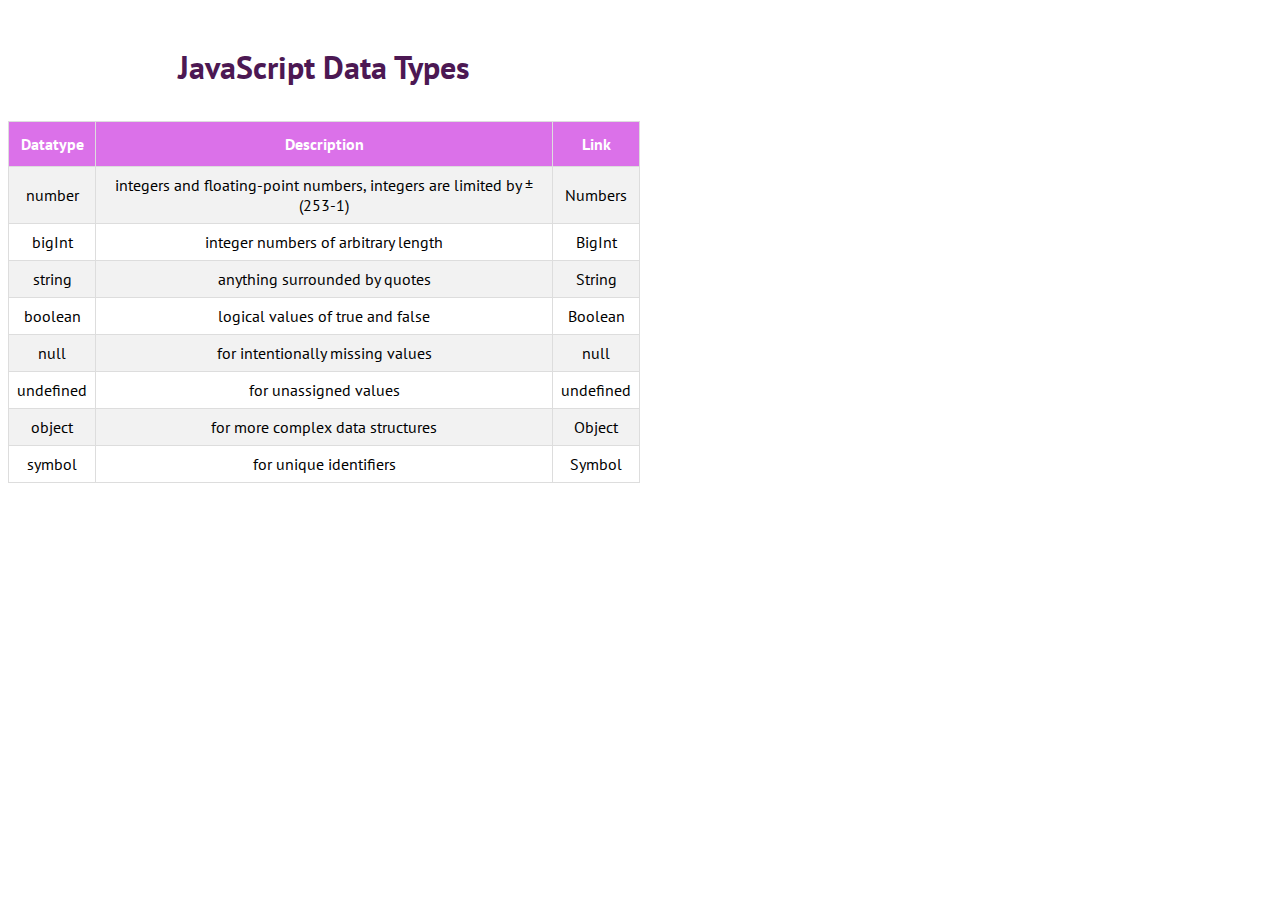
<file: Fundamentals 2/data-types.html>
<!DOCTYPE html>
<html lang="en">
<head>
    <meta charset="UTF-8">
    <meta http-equiv="X-UA-Compatible" content="IE=edge">
    <meta name="viewport" content="width=device-width, initial-scale=1.0">
    <title>Document</title>
    <link rel="stylesheet" href="style.css">
    <link rel="preconnect" href="https://fonts.gstatic.com">
    <link href="https://fonts.googleapis.com/css2?family=PT+Sans&display=swap" rel="stylesheet">
</head>
<body>
    <div class="header">
        <h1>JavaScript Data Types</h1>
    </div>
    <table id="dataTypes" style="width:50%">
        <tr>
          <th>Datatype</th>
          <th>Description</th>
          <th>Link</th>
        </tr>
        <tr>
          <td>number</td>
          <td>integers and floating-point numbers, integers are limited by ±(253-1)</td>
          <td><a href="https://www.w3schools.com/js/js_numbers.asp">Numbers</a></td>
        </tr>
        <tr>
          <td>bigInt</td>
          <td>integer numbers of arbitrary length</td>
          <td><a href="https://developer.mozilla.org/en-US/docs/Web/JavaScript/Reference/Global_Objects/BigInt">BigInt</a></td>
        </tr>
        <tr>
            <td>string</td>
            <td>anything surrounded by quotes</td>
            <td><a href="https://developer.mozilla.org/en-US/docs/Web/JavaScript/Reference/Global_Objects/String">String</a></td>
        </tr>
        <tr>
            <td>boolean</td>
            <td>logical values of true and false</td>
            <td><a href="https://developer.mozilla.org/en-US/docs/Web/JavaScript/Reference/Global_Objects/Boolean">Boolean</a></td>
        </tr>
        <tr>
            <td>null</td>
            <td>for intentionally missing values</td>
            <td><a href="https://developer.mozilla.org/en-US/docs/Web/JavaScript/Reference/Global_Objects/null">null</a></td>
        </tr>
        <tr>
            <td>undefined</td>
            <td>for unassigned values</td>
            <td><a href="https://developer.mozilla.org/en-US/docs/Web/JavaScript/Reference/Global_Objects/undefined">undefined</a></td>
        </tr>
        <tr>
            <td>object</td>
            <td>for more complex data structures</td>
            <td><a href="https://developer.mozilla.org/en-US/docs/Web/JavaScript/Reference/Global_Objects/Object">Object</a></td>
        </tr>
        <tr>
            <td>symbol</td>
            <td>for unique identifiers</td>
            <td><a href="https://developer.mozilla.org/en-US/docs/Web/JavaScript/Reference/Global_Objects/Symbol">Symbol</a></td>
        </tr>
      </table>    
</body>
</html>
</file>
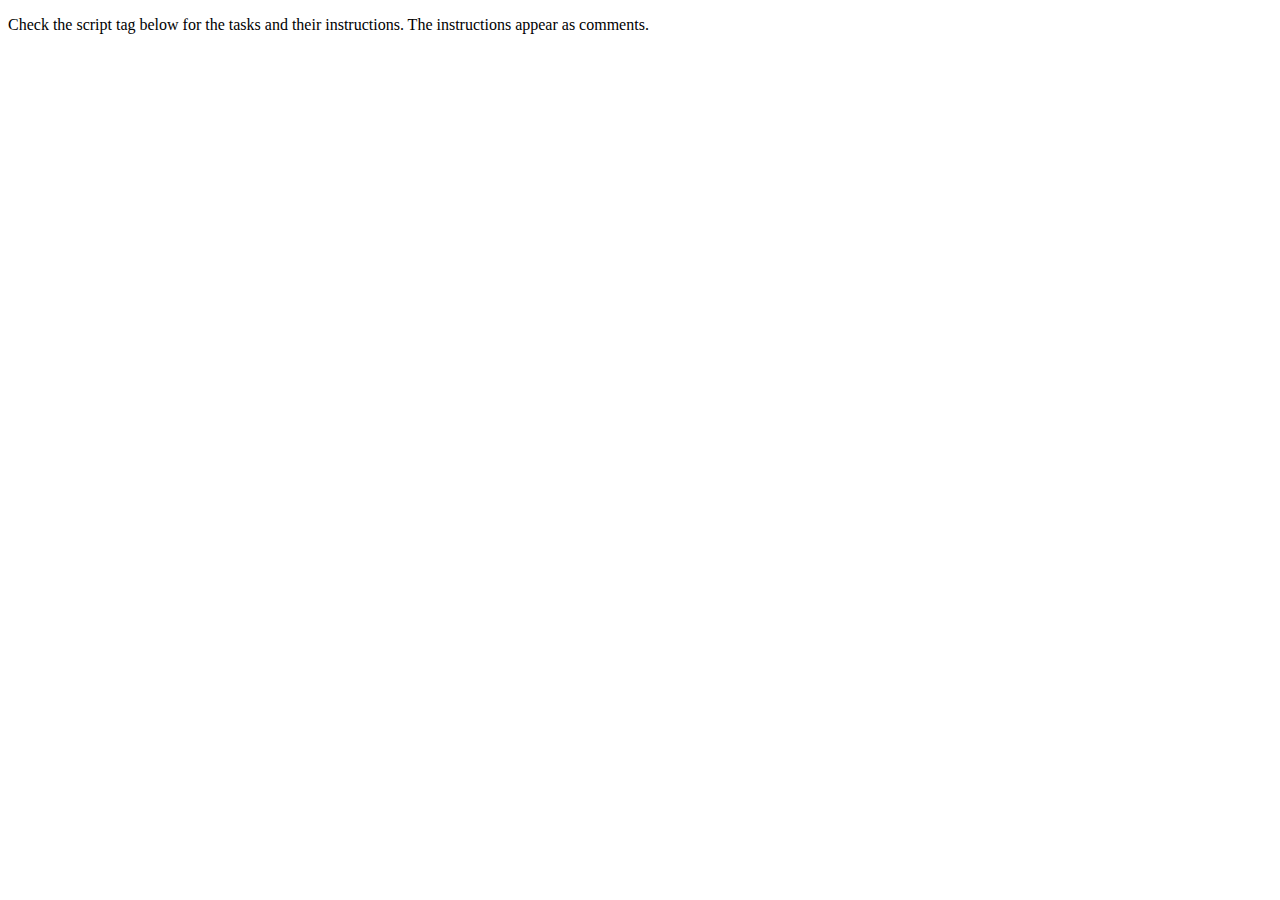
<file: Fundamentals 2/strings-practice.html>
<!DOCTYPE html>
<html lang="en">
  <head>
    <meta charset="UTF-8" />
    <meta http-equiv="X-UA-Compatible" content="IE=edge" />
    <meta name="viewport" content="width=device-width, initial-scale=1.0" />
    <title>Document</title>
  </head>
  <body>
    <p> Check the script tag below for the tasks and their instructions.
    The instructions appear as comments. </p>
  </body>
  <script>
    // In the next 5 small tasks type the correct answer.

    // Task 1: What will the value of `ln` be?

    var sentence = "thisisarandomsentence";
    var ln = sentence.length;

    var answer1 = 21; // <= Replace null with your answer

    // Task 2: What will the value of `position` be?

    var string = "Please do all of your assignments";
    var position = string.indexOf("your");

    var answer2 = 17; // <= Replace null with your answer

    // Task 3: What will the value of `pick` will be?

    var colors = "Red, Blue, Green, Yellow";
    var pick = colors.slice(5, 9);

    var answer3 = "Blue"; // <= Replace null with your answer

    // Task 4: What will the values of `k` and `l` should be
    // in order for the `result` to be `Yellow`?

    var k = 18; // <= Replace null with your answer
    var l = 24; // <= Replace null with your answer
    var result = colors.slice(k, l);
   
    // Task 5. Consider you have the following variables.
    // Write an if-else statement that will take those numbers and it
    // will console.log the greater number.

    var a = 3;
    var b = 5;
    if (a>b){
        console.log(a);
    } else {
        console.log(b)
    }

  </script>
</html>
</file>
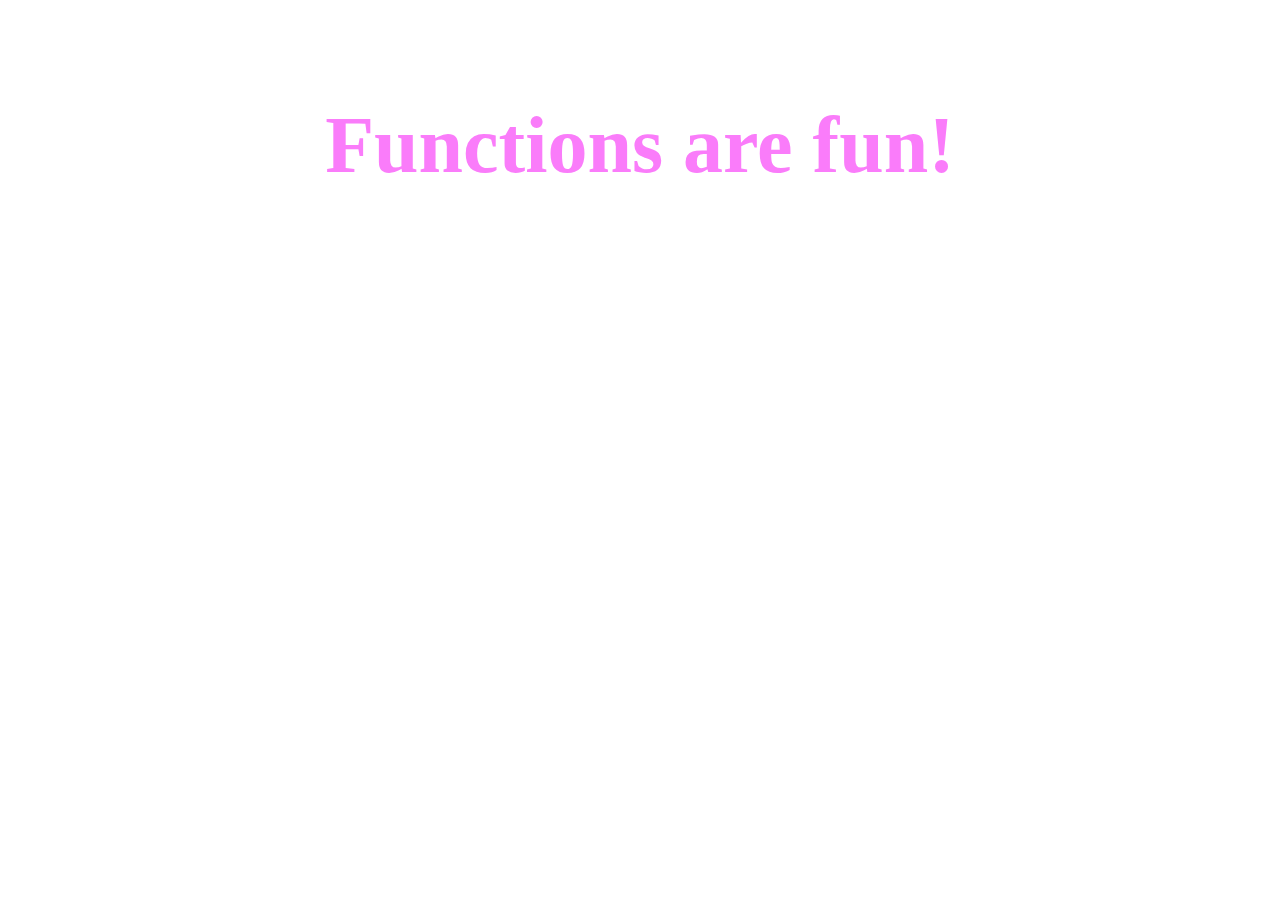
<file: Fundamentals 3/fundamentals-3-quiz.html>
<!DOCTYPE html>
<html lang="en">

<head>
    <meta charset="UTF-8">
    <meta http-equiv="X-UA-Compatible" content="IE=edge">
    <meta name="viewport" content="width=device-width, initial-scale=1.0">
    <title>Document</title>
    <style>
        h1{
            text-align: center;
            margin-top: 100px;
            font-size: 500%;
        }
    </style>
</head>

<body>
    <h1 style="color:rgb(250, 124, 250)">Functions are fun!</h1>
    <script>
        // 1) Function Declaration 
        function add9(number) {
            return number+9;
        }
        console.log(add9(10))

        // 2) Function Expression
        const multiplyNum = function (num1,num2) {
            return num1*num2;
        }
        console.log(multiplyNum(12,10))

        // 3) Arrow Function
        let capitalizeStr = (str) => {
            let allLowerCase = str.toLowerCase();
            let finalStr = allLowerCase.charAt(0).toUpperCase()+allLowerCase.slice(1);
            return finalStr;
        }
        console.log(capitalizeStr("FuNcTiOnS aRe FuN!"))

        // 4) Function Declaration
        function lastLetter(str) {
            return str.slice(-1);
        }
        console.log(lastLetter("Fun Functions"))

        // 5) Function Declaration
        function average(num1,num2,num3) {
            return (num1+num2+num3)/arguments.length;
        }
        console.log(average(1,2,3))

        // 6) Function Declaration
        function greaterNum(num1,num2) {
            if (num1>num2){
                return num1;
            } else {
                return num2;
            }
        }
        console.log(greaterNum(0,5))
        
    </script>
</body>

</html>
</file>
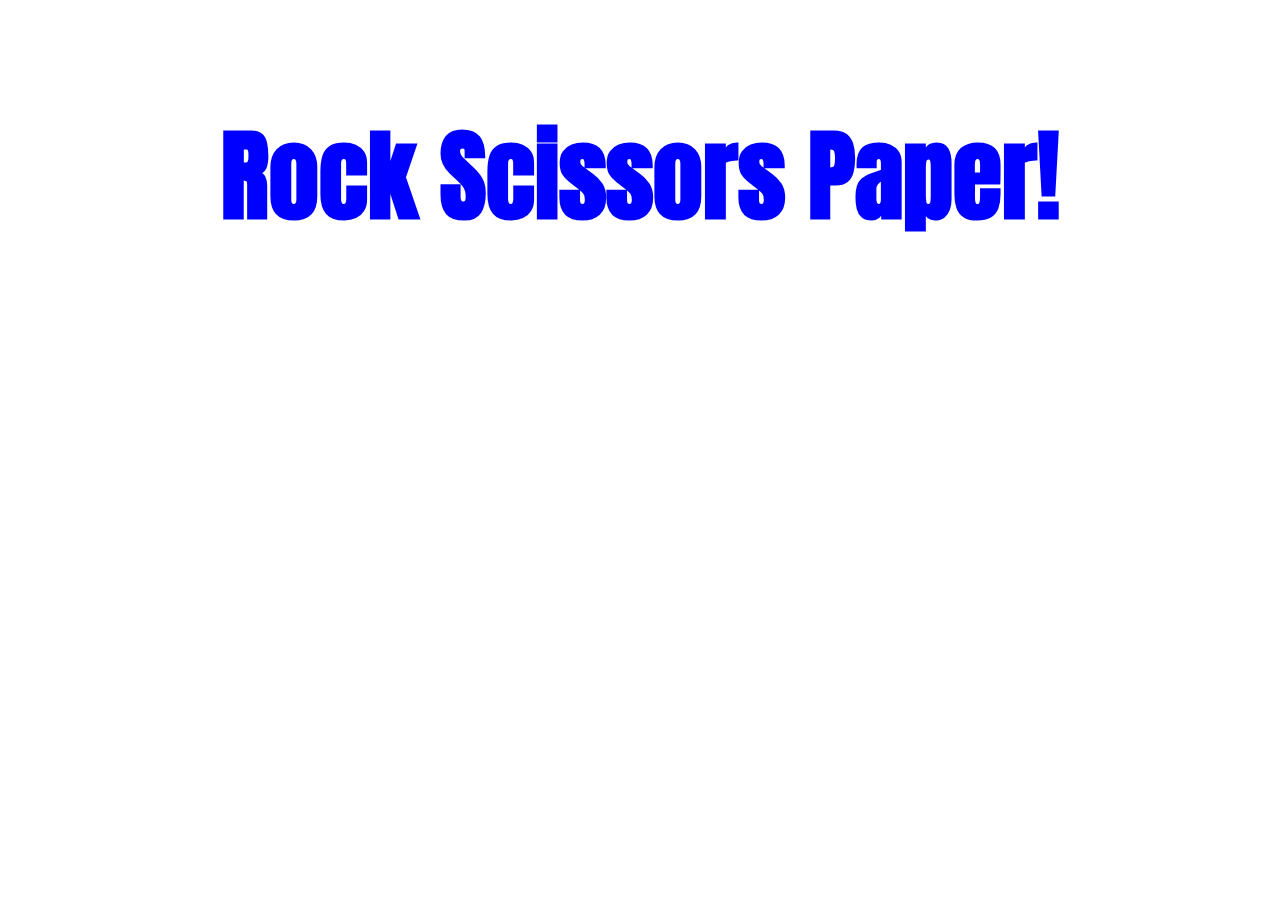
<file: Rock Paper Scissors/rock-paper-scissors-project.html>
<!DOCTYPE html>
<html lang="en">

<head>
    <meta charset="UTF-8">
    <meta http-equiv="X-UA-Compatible" content="IE=edge">
    <meta name="viewport" content="width=device-width, initial-scale=1.0">
    <title>Document</title>
    <link rel="preconnect" href="https://fonts.gstatic.com">
    <link href="https://fonts.googleapis.com/css2?family=Anton&display=swap" rel="stylesheet">
    <style>
        h1 {
            color: blue;
            text-align: center;
            margin-top: 100px;
            font-size: 100px;
            font-family: 'Anton', sans-serif;
        }
    </style>
</head>

<body>
    <h1>Rock Scissors Paper!</h1>
    <script>
        function computerPlay() {
            let computerChoice = Math.random();
            if (computerChoice < 0.34) {
                computerChoice = "rock";
                return computerChoice;
            } else if (computerChoice >= 0.34 && computerChoice <= 0.67) {
                computerChoice = "paper";
                return computerChoice;
            } else {
                computerChoice = "scissors"
                return computerChoice;
            }
        }

        function playRound(playerSelection, computerSelection) {
            if (playerSelection === computerSelection) {
                return "It's a tie!";
            }
            if (playerSelection === "rock") {
                if (computerSelection === "scissors") {
                    return "You win! Rock beats Scissors.";
                } else {
                    return "You lose! Paper beats Rock.";
                }
            } else if (playerSelection === "paper") {
                if (computerSelection === "rock") {
                    return "You win! Paper beats Rock.";
                } else {
                    return "You lose! Scissors beat Paper.";
                }
            } else if (playerSelection === "scissors") {
                if (computerSelection === "rock") {
                    return "You lose! Rock beats Scissors.";
                } else {
                    return "You win! Scissors beat paper.";
                }
            } else {
                return "Insert a proper value.";
            }
        }
        //let playerSel = prompt("Choose rock, scissors or paper:");
        //let playerSelection = playerSel.toLowerCase();
        //console.log("Your choice is " + playerSelection)
        //let computerSelection = computerPlay();
        //console.log("Computers choise is " + computerSelection)
        //console.log(playRound(playerSelection, computerSelection))

        function game() {
            let wins=0;
            let losses=0;
            for (i = 0; i < 5; i++) {
                let playerSel = prompt("Choose rock, scissors or paper:");
                let playerSelection = playerSel.toLowerCase();
                console.log("Your choice is " + playerSelection)
                let computerSelection = computerPlay();
                console.log("Computers choise is " + computerSelection)
                console.log(playRound(playerSelection, computerSelection))
                
                if (playerSelection === "rock") {
                    if (computerSelection === "scissors") {
                        wins += 1;
                    } else if (computerSelection === "paper") {
                        losses += 1;
                    } else {
                        console.log ("Tie")
                    }
                } else if (playerSelection === "paper") {
                    if (computerSelection === "rock") {
                        wins += 1;
                    } else if (computerSelection === "scissors") {
                        losses += 1;
                    } else {
                        console.log("Tie")
                    }
                } else if (playerSelection === "scissors") {
                    if (computerSelection === "rock") {
                        losses += 1;
                    } else if (computerSelection === "paper") {
                        wins += 1;
                    } else {
                        console.log("Tie")
                    }
                } 

            }
            if (wins > losses) {
                return "CONGRATULATIONS!";
            } else if (wins < losses){
                return "LOSER";
            } else {
                return "MEH";
            }
        }

        console.log(game())
    </script>
</body>

</html>
</file>
<file: CSS Grid Framework/css/style.css>
* {
  margin: 0;
  padding: 0;
  box-sizing: border-box;
}

html {
  font-size: 10px;
}

.row {
  max-width: 110rem;
  margin: 0 auto;
}

.row:not(:last-child) {
  margin-bottom: 4rem;
}

.row::after {
  content: "";
  display: table;
  clear: both;
}

.row [class^="col-"] {
  float: left;
  background-color: orange;
  padding: 1rem;
}

.row [class^="col-"]:not(:last-child) {
  margin-right: 4rem;
}

.row .col-1-of-2 {
  width: calc((100% - 4rem) / 2);
}

.row .col-1-of-3 {
  width: calc((100% - 2 * 4rem) / 3);
}

.row .col-2-of-3 {
  width: calc(2 * ((100% - 2 * 4rem) / 3) + 4rem);
}

.row .col-1-of-4 {
  width: calc((100% - 3 * 4rem) / 4);
}

.row .col-2-of-4 {
  width: calc(2 * ((100% - 3 * 4rem) / 4) + 4rem);
}

.row .col-3-of-4 {
  width: calc(3 * ((100% - 3 * 4rem) / 4) + 2 * 4rem);
}
/*# sourceMappingURL=style.css.map */
</file>
<file: Etch-a-Sketch/style.css>
@import url('https://fonts.googleapis.com/css2?family=Great+Vibes&display=swap');
@import url('https://fonts.googleapis.com/css2?family=Staatliches&display=swap');

h1, h2 {
    text-align: center;
}

h1 {
    font-family: 'Staatliches', cursive;
    font-size: 60px;
    margin-top: 30px;
    margin-bottom: 0px;
}

h2 {
    color: pink;
    font-family: 'Great Vibes', cursive;
    font-size: 40px;
    margin-top: 15px;

}

button {
    display: block;
    margin: auto;
    margin-top: 30px;
    background-color: pink;
    border: none;
    color: white;
    padding: 15px 32px;
    text-decoration: none;
    font-size: 16px;
    border-radius: 5px;

}

button:hover {
    box-shadow: 0 12px 16px 0 rgba(0, 0, 0, 0.24),
        0 17px 50px 0 rgba(0, 0, 0, 0.19);
}

.container {
    display: grid;
    margin: auto;
    margin-top: 40px;
    grid-template-columns: repeat(16, 2fr);
    grid-template-rows: repeat(16, 2fr);
    border: 5px solid black;
    border-radius: 5px;
    width: 960px;
    height: 960px;
}

.square {
    background-color: white;
    border: 1px solid black;
}

.color {
    background-color: pink;
    border: 1px solid black;
}
</file>
<file: The Front End/How does the Web work/style.css>
html{
    scroll-behavior: smooth;
}

body {
    text-align: center;
    font-family: 'Quicksand', sans-serif;
}
h1 {
    background-color: rgb(52, 52, 212);
    color: white;
    position: sticky;
    top: 0;
    margin: 0;
}

p {
    max-width: 70ch;
    text-align: justify;
    display: block;
    margin-left: auto;
    margin-right: auto;
    width: 50%;
}

img {
    height: 300px;
    width: auto;
}

a:link, a:visited {
    /* background-color: #f44336; */
    /* color: white; */
    /* padding: 14px 25px; */
    text-align: center;
    text-decoration: none;
    display: inline-block;
  }
  
  a:hover, a:active {
    text-decoration: underline ;
  }

  ul {
    list-style-type: none;
    margin: 0;
    padding: 0;
    overflow: hidden;
    background-color: rgb(144, 178, 252);
  }
  
  li {
    float: left;
  }
  
  li a {
    display: block;
    color: black;
    text-align: center;
    padding: 14px 16px;
    text-decoration: none;
  }
  
  /* Change the link color to #111 (black) on hover */
  li a:hover {
    background-color: rgb(203, 158, 233);
  }
</file>
<file: The Front End/HTML & CSS Basics/search/style.css>
*
{
    outline: none;
}

html, body
{
    height: 100%;
    min-height: 100%;
}

body
{
    margin: 0;
    background-color: #ffd8d8;
}

.tb
{
    display: table;
    width: 100%;
}

.td
{
    display: table-cell;
    vertical-align: middle;
}

input, button
{
    color: #fff;
    font-family: 'Nunito', sans-serif;
    padding: 0;
    margin: 0;
    border: 0;
    background-color: transparent;
}

#cover
{
    position: absolute;
    top: 50%;
    left: 0;
    right: 0;
    width: 550px;
    padding: 35px;
    margin: -83px auto 0 auto;
    background-color: #ff7575;
    border-radius: 20px;
    box-shadow: 0 10px 40px #ff7c7c, 0 0 0 20px #ffffffeb;
    transform: scale(0.6);
}

form
{
    height: 96px;
}

input[type="text"]
{
    width: 100%;
    height: 96px;
    font-size: 60px;
    line-height: 1;
}

input[type="text"]::placeholder
{
    color: #e16868;
}

#s-cover
{
    width: 1px;
    padding-left: 35px;
}

button
{
    position: relative;
    display: block;
    width: 84px;
    height: 96px;
    cursor: pointer;
}

#s-circle
{
    position: relative;
    top: -8px;
    left: 0;
    width: 43px;
    height: 43px;
    margin-top: 0;
    border-width: 15px;
    border: 15px solid #fff;
    background-color: transparent;
    border-radius: 50%;
    transition: 0.5s ease all;
}

button span
{
    position: absolute;
    top: 68px;
    left: 43px;
    display: block;
    width: 45px;
    height: 15px;
    background-color: transparent;
    border-radius: 10px;
    transform: rotateZ(52deg);
    transition: 0.5s ease all;
}

button span:before, button span:after
{
    content: '';
    position: absolute;
    bottom: 0;
    right: 0;
    width: 45px;
    height: 15px;
    background-color: #fff;
    border-radius: 10px;
    transform: rotateZ(0);
    transition: 0.5s ease all;
}

#s-cover:hover #s-circle
{
    top: -1px;
    width: 67px;
    height: 15px;
    border-width: 0;
    background-color: #fff;
    border-radius: 20px;
}

#s-cover:hover span
{
    top: 50%;
    left: 56px;
    width: 25px;
    margin-top: -9px;
    transform: rotateZ(0);
}

#s-cover:hover button span:before
{
    bottom: 11px;
    transform: rotateZ(52deg);
}

#s-cover:hover button span:after
{
    bottom: -11px;
    transform: rotateZ(-52deg);
}
#s-cover:hover button span:before, #s-cover:hover button span:after
{
    right: -6px;
    width: 40px;
    background-color: #fff;
}

#ytd-url {
  display: block;
  position: fixed;
  right: 0;
  bottom: 0;
  padding: 10px 14px;
  margin: 20px;
  color: #fff;
  font-family: 'Nunito', sans-serif;
  font-size: 14px;
  text-decoration: none;
  background-color: #ff7575;
  border-radius: 4px;
  box-shadow: 0 10px 20px -5px rgba(255, 117, 117, 0.86);
  z-index: 125;
}
</file>
<file: The Front End/HTML & CSS Basics/site/style.css>
h1, h2, h3, h4, p, a {
    text-align: center;
    font-family: 'Ubuntu', sans-serif;
   
}
p {text-align: justify;
   }

.center {
    display: block;
    margin-left: auto;
    margin-right: auto;
    width: 50%;
  }
  a:link, a:visited {
    background-color: #f44336;
    color: white;
    padding: 14px 25px;
    text-align: center;
    text-decoration: none;
    display: inline-block;
  }
  
  a:hover, a:active {
    background-color: red;
  }
  .header {
    background-color: #DBB7DB;
    text-align: center;
    padding: 20px;
  }
</file>
<file: The Front End/HTML & CSS Basics/table/style.css>
table, td {
    border-bottom: 1px solid rgb(189, 186, 186);
  }
table{border-collapse: collapse;}

td {padding: 15px;
    text-align: center;
    font-family: 'Rubik', sans-serif;}
th {size: 50px;
padding: 5px;
font-family: 'Rubik', sans-serif;}

tr:hover {background-color: #f5f5f5;}

#t01 {
    width: 50%;
    background-color: #f1f1c1;
  }

#t01 tr:nth-child(even) {
    background-color: #eee;
  }
#t01 tr:nth-child(odd) {
    background-color: #fff;
  }
#t01 th {
    color: black;
    background-color: rgb(233, 175, 175);
    text-align: center;
  }
  #t01 tr:hover {background-color: #ffdfdf;}

  caption {
    caption-side: bottom;
    font-family: 'Rubik', sans-serif;
  }

  a:link {color: #7949af;}
  a:visited {color: #c89fe4;}
  a:hover {color: #ce26f0;}
</file>
<file: Fundamentals 1/style.css>
*{box-sizing: border-box}


/* Add padding to containers */
.container {
    padding: 50px;
    padding-bottom: 100px;
    background-color: #e0acf0;
    text-align: center;
    width: 50%;
    box-align:center;
    margin:0 auto;
    font-family: 'Roboto', sans-serif;
}
    

h2 {color: white;
text-align: center;}



/* Full-width input fields */
input {
    
    padding: 8px;
    font-family: 'Roboto', sans-serif;
    display: inline-block;
    border: none;
    background: #f1f1f1;
    color:black;
    
  }
  .container label {
    float:left;
    width:30%;
    display: inline-block;
    margin-right:5px; /* optional */
    margin-top: 5px;
    margin-left: 75px;
    color: white;
    font-family: 'Roboto', sans-serif;
    text-align:right;
  }
  .container input {
    float:left;
    width:35%; 
    margin-left: 15px;
    margin-bottom: 20px ;
    
      }
  
    button {
    
    width:58%;
    padding: 8px 20px;
    display: block;
    margin:auto;
    margin-right: auto;
    margin-top:10px;
    color: black;
    font-family: 'Roboto', sans-serif;
    text-align:center;}
</file>
<file: Fundamentals 2/style.css>
.header {
    background: url(https://images.unsplash.com/photo-1617472600356-d6cc97119a0b?ixid=MnwxMjA3fDB8MHxwaG90by1wYWdlfHx8fGVufDB8fHx8&ixlib=rb-1.2.1&auto=format&fit=crop&w=750&q=80);
    width: 50%;
    height: 100px;
}
h1 {
    color: #4c1853;
    text-align: center;
    font-family: 'PT Sans', sans-serif;
    padding-top: 25px;
}
#dataTypes {
    font-family: 'PT Sans', sans-serif;
    border-collapse: collapse;
    width: 100%;
  }
  
  #dataTypes td, #dataTypes th {
    border: 1px solid #ddd;
    padding: 8px;
    text-align: center;
  }
  
  #dataTypes tr:nth-child(even){background-color: #f2f2f2;}
  
  #dataTypes tr:hover {background-color: #ddd;}
  
  #dataTypes th {
    padding-top: 12px;
    padding-bottom: 12px;
    text-align: center;
    background-color: #db71e9;
    color: white;
  }

  a:link {
    text-decoration: none;
  }
  
  a:visited {
    text-decoration: none;
  }
  
  a:hover {
    text-decoration: underline;
  }
  
  a:active {
    text-decoration: underline;
  }

  a {
      color:black;
  }
</file>
